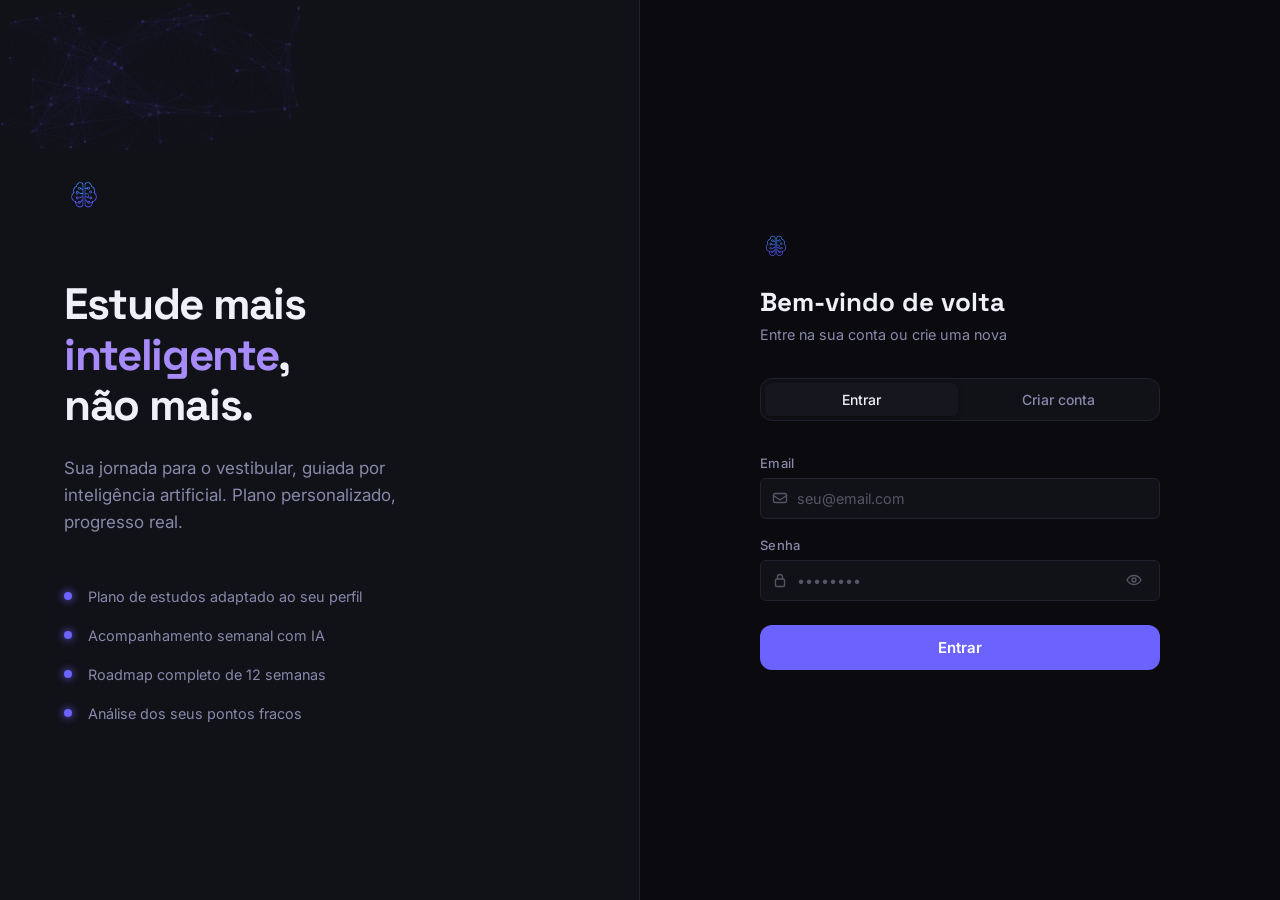
<file: index.html>
<!DOCTYPE html>
<html lang="pt-BR">
<head>
  <meta charset="UTF-8" />
  <meta name="viewport" content="width=device-width, initial-scale=1.0" />
  <title>StudyMind</title>
  <style>
    body {
      margin: 0;
      background: #0a0a0f;
      display: flex;
      align-items: center;
      justify-content: center;
      height: 100vh;
      font-family: 'Inter', sans-serif;
      color: #8888aa;
      font-size: 0.875rem;
      gap: 12px;
    }
    .spinner {
      width: 20px;
      height: 20px;
      border: 2px solid #22222e;
      border-top-color: #6c63ff;
      border-radius: 50%;
      animation: spin 0.7s linear infinite;
    }
    @keyframes spin { to { transform: rotate(360deg); } }
  </style>
</head>
<body>
  <div class="spinner"></div>
  <span>Carregando StudyMind...</span>

  <script src="./js/api.js"></script>
  <script src="./js/auth.js"></script>
  <script>
    (async () => {
      if (!Auth.isAuthenticated()) {
        window.location.href = '/login.html';
        return;
      }

      const usuarioId = Auth.getUsuarioId();

      try {
        const status = await API.get(`/onboarding/status/${usuarioId}`);
        if (status.onboardingConcluido) {
          window.location.href = '/dashboard.html';
        } else {
          window.location.href = '/chat.html';
        }
      } catch (err) {
        window.location.href = '/login.html';
      }
    })();
  </script>
</body>
</html>
</file>
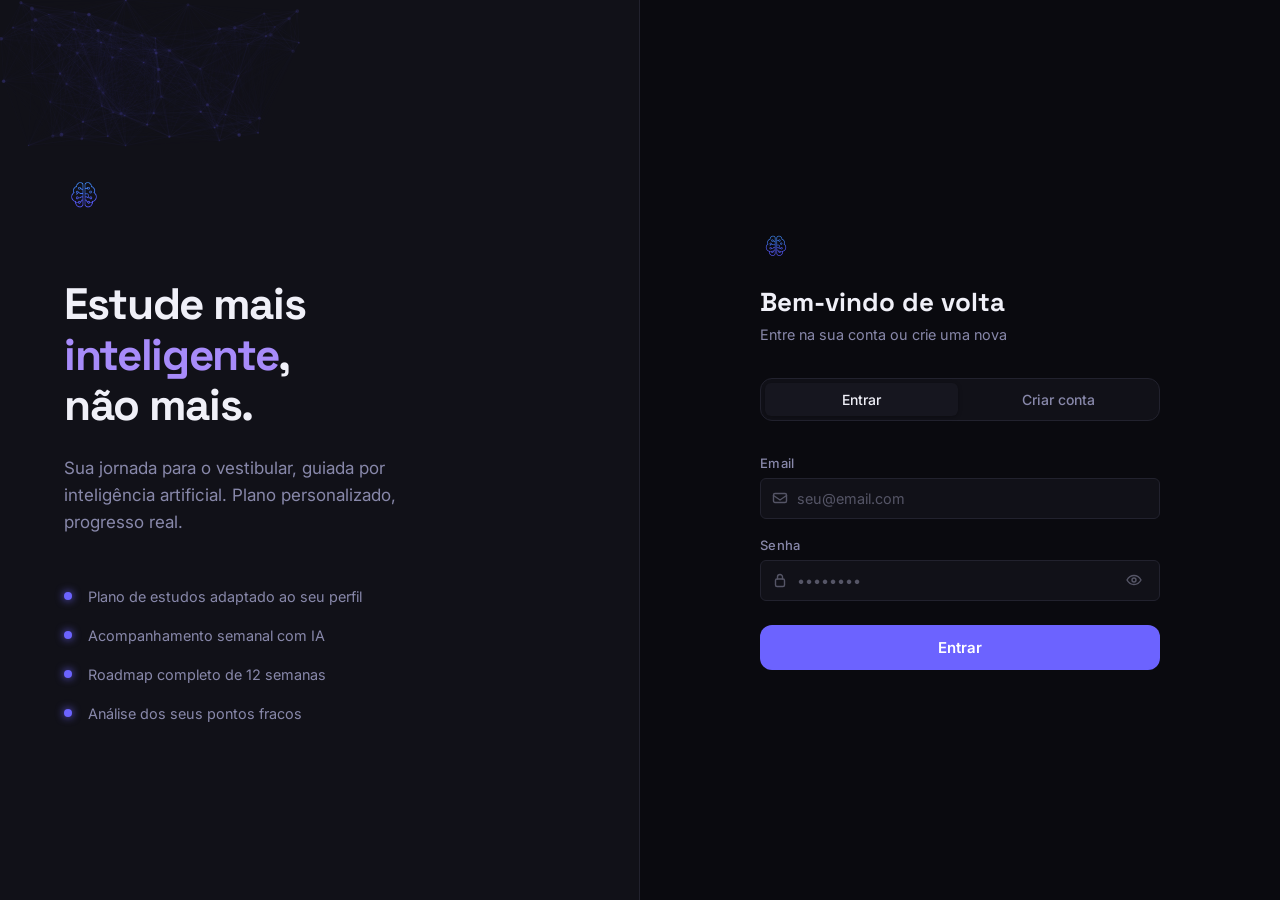
<file: aula.html>
<!DOCTYPE html>
<html lang="pt-BR">
<head>
  <meta charset="UTF-8" />
  <meta name="viewport" content="width=device-width, initial-scale=1.0" />
  <title>StudyMind — Aula</title>
  <link rel="stylesheet" href="./css/global.css" />
  <link rel="stylesheet" href="./css/dashboard.css" />
  <link rel="stylesheet" href="./css/aula.css" />
</head>
<body>

<div class="app-shell">

  <!-- ── Sidebar ── -->
  <aside class="sidebar">
    <div class="sidebar-logo">
      <img src="./img/logo-studymind.png" alt="StudyMind" height="32">
      <span class="sidebar-brand">StudyMind</span>
    </div>

    <div class="sidebar-divider"></div>

    <nav class="sidebar-nav">
      <a class="nav-item" href="./dashboard.html">
        <span class="nav-item-icon">
          <svg width="16" height="16" viewBox="0 0 16 16" fill="none" xmlns="http://www.w3.org/2000/svg">
            <rect x="1" y="9" width="4" height="6" rx="1" stroke="currentColor" stroke-width="1.4"/>
            <rect x="6" y="5" width="4" height="10" rx="1" stroke="currentColor" stroke-width="1.4"/>
            <rect x="11" y="1" width="4" height="14" rx="1" stroke="currentColor" stroke-width="1.4"/>
          </svg>
        </span>
        Dashboard
      </a>
      <a class="nav-item active" href="./roadmap.html">
        <span class="nav-item-icon">
          <svg width="16" height="16" viewBox="0 0 16 16" fill="none" xmlns="http://www.w3.org/2000/svg">
            <path d="M1 3l4 2 5-3 5 2v9l-5-2-5 3-4-2V3z" stroke="currentColor" stroke-width="1.4" stroke-linejoin="round"/>
            <line x1="5" y1="5" x2="5" y2="14" stroke="currentColor" stroke-width="1.4"/>
            <line x1="10" y1="2" x2="10" y2="11" stroke="currentColor" stroke-width="1.4"/>
          </svg>
        </span>
        Roadmap
      </a>
      <a class="nav-item" href="#">
        <span class="nav-item-icon">
          <svg width="16" height="16" viewBox="0 0 16 16" fill="none" xmlns="http://www.w3.org/2000/svg">
            <rect x="2" y="2" width="12" height="14" rx="1.5" stroke="currentColor" stroke-width="1.4"/>
            <line x1="5" y1="6" x2="11" y2="6" stroke="currentColor" stroke-width="1.4" stroke-linecap="round"/>
            <line x1="5" y1="9" x2="11" y2="9" stroke="currentColor" stroke-width="1.4" stroke-linecap="round"/>
            <line x1="5" y1="12" x2="9" y2="12" stroke="currentColor" stroke-width="1.4" stroke-linecap="round"/>
          </svg>
        </span>
        Matérias
      </a>
      <a class="nav-item" href="#">
        <span class="nav-item-icon">
          <svg width="16" height="16" viewBox="0 0 16 16" fill="none" xmlns="http://www.w3.org/2000/svg">
            <rect x="1.5" y="1.5" width="13" height="13" rx="2" stroke="currentColor" stroke-width="1.4"/>
            <path d="M5 8l2 2 4-4" stroke="currentColor" stroke-width="1.4" stroke-linecap="round" stroke-linejoin="round"/>
          </svg>
        </span>
        Tarefas
      </a>
    </nav>

    <div class="sidebar-footer">
      <div class="sidebar-user">
        <div class="sidebar-avatar" id="sidebar-avatar">U</div>
        <div class="sidebar-user-info">
          <div class="sidebar-user-name" id="sidebar-user-name">Usuário</div>
          <div class="sidebar-user-role">Estudante</div>
        </div>
      </div>
      <button class="btn-logout" onclick="Auth.logout()">Sair da conta</button>
    </div>
  </aside>

  <!-- ── Main content ── -->
  <main class="main-content">

    <!-- Back button -->
    <button class="aula-back" onclick="history.back()">← Voltar ao Roadmap</button>

    <!-- Loading -->
    <div id="aula-loading" class="aula-loading">
      <div class="spinner"></div>
      <span>Carregando conteúdo da aula...</span>
    </div>

    <!-- Content (hidden until loaded) -->
    <div id="aula-content" style="display:none;">

      <!-- Header -->
      <div class="aula-header fade-in-up">
        <div>
          <span class="aula-materia-badge" id="aula-materia-badge"></span>
          <span class="aula-nivel-badge" id="aula-nivel-badge"></span>
        </div>
        <h1 class="aula-title" id="aula-title">Carregando...</h1>
      </div>

      <!-- Content card -->
      <div class="aula-content-card fade-in-up">
        <div class="aula-content-text" id="aula-texto"></div>

        <div class="aula-recomendacoes" id="aula-recomendacoes">
          <div class="aula-recomendacoes-title">Recomendações de estudo</div>
          <ul class="aula-recomendacoes-list" id="aula-recomendacoes-list"></ul>
        </div>
      </div>

      <!-- Start questions button -->
      <button class="btn-iniciar" id="btn-iniciar" style="display:none;" onclick="iniciarQuestoes()">
        Iniciar Questões →
      </button>

      <!-- Questions area -->
      <div class="questoes-area" id="questoes-area">

        <!-- Progress -->
        <div class="questoes-progress" id="questoes-progress">
          <div class="questoes-progress-info">
            <span id="progress-label">0 de 0 respondidas</span>
          </div>
          <div class="questoes-progress-bar">
            <div class="questoes-progress-fill" id="questoes-progress-fill" style="width:0%"></div>
          </div>
        </div>

        <!-- Question card (rendered by JS) -->
        <div id="questao-card" class="questao-card"></div>

        <!-- Result screen -->
        <div class="resultado-screen" id="resultado-screen"></div>

      </div>

    </div>

  </main>
</div>

<script src="./js/api.js"></script>
<script src="./js/auth.js"></script>
<script src="./js/aula.js"></script>
</body>
</html>
</file>
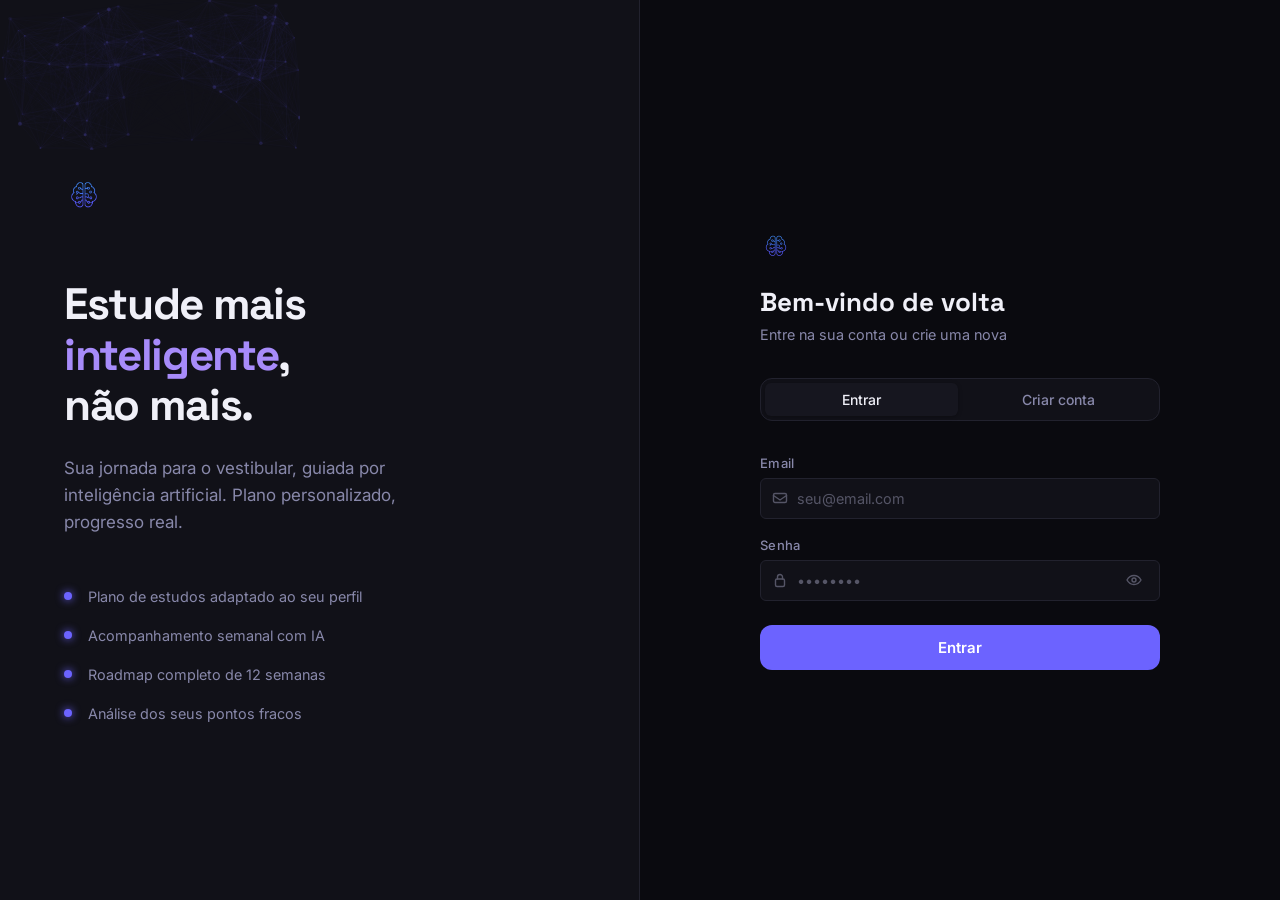
<file: chat.html>
<!DOCTYPE html>
<html lang="pt-BR">
<head>
  <meta charset="UTF-8" />
  <meta name="viewport" content="width=device-width, initial-scale=1.0" />
  <title>StudyMind — Configurando seu plano</title>
  <link rel="stylesheet" href="./css/global.css" />
  <link rel="stylesheet" href="./css/chat.css" />
</head>
<body>

<div class="chat-page">

  <!-- ── Header ── -->
  <header class="chat-header">
    <div class="chat-header-brand">
      <img src="./img/logo-studymind.png" alt="StudyMind" height="32">
    </div>

    <div class="chat-header-progress">
      <span class="progress-label">Configurando seu plano</span>
      <div class="progress-steps">
        <div class="progress-step done"></div>
        <div class="progress-step done"></div>
        <div class="progress-step active"></div>
        <div class="progress-step"></div>
      </div>
    </div>

    <div class="chat-header-actions">
      <button class="btn btn-ghost btn-sm" onclick="Auth.logout()">Sair</button>
    </div>
  </header>

  <!-- ── Messages ── -->
  <div class="chat-messages" id="chat-messages">
    <!-- Messages injected by JS -->
  </div>

  <!-- ── Input area ── -->
  <div class="chat-input-area">
    <div class="chat-input-wrapper">
      <textarea
        id="chat-input"
        class="chat-input"
        placeholder="Digite sua resposta..."
        rows="1"
      ></textarea>
      <button id="chat-send-btn" class="chat-send-btn" title="Enviar (Enter)">
        <svg width="18" height="18" viewBox="0 0 18 18" fill="none" xmlns="http://www.w3.org/2000/svg">
          <path d="M3 9h12M10 4l5 5-5 5" stroke="currentColor" stroke-width="1.6" stroke-linecap="round" stroke-linejoin="round"/>
        </svg>
      </button>
    </div>
    <p class="chat-input-hint">Pressione Enter para enviar · Shift+Enter para nova linha</p>
  </div>

</div>

<script src="./js/api.js"></script>
<script src="./js/auth.js"></script>
<script src="./js/chat.js"></script>
</body>
</html>
</file>
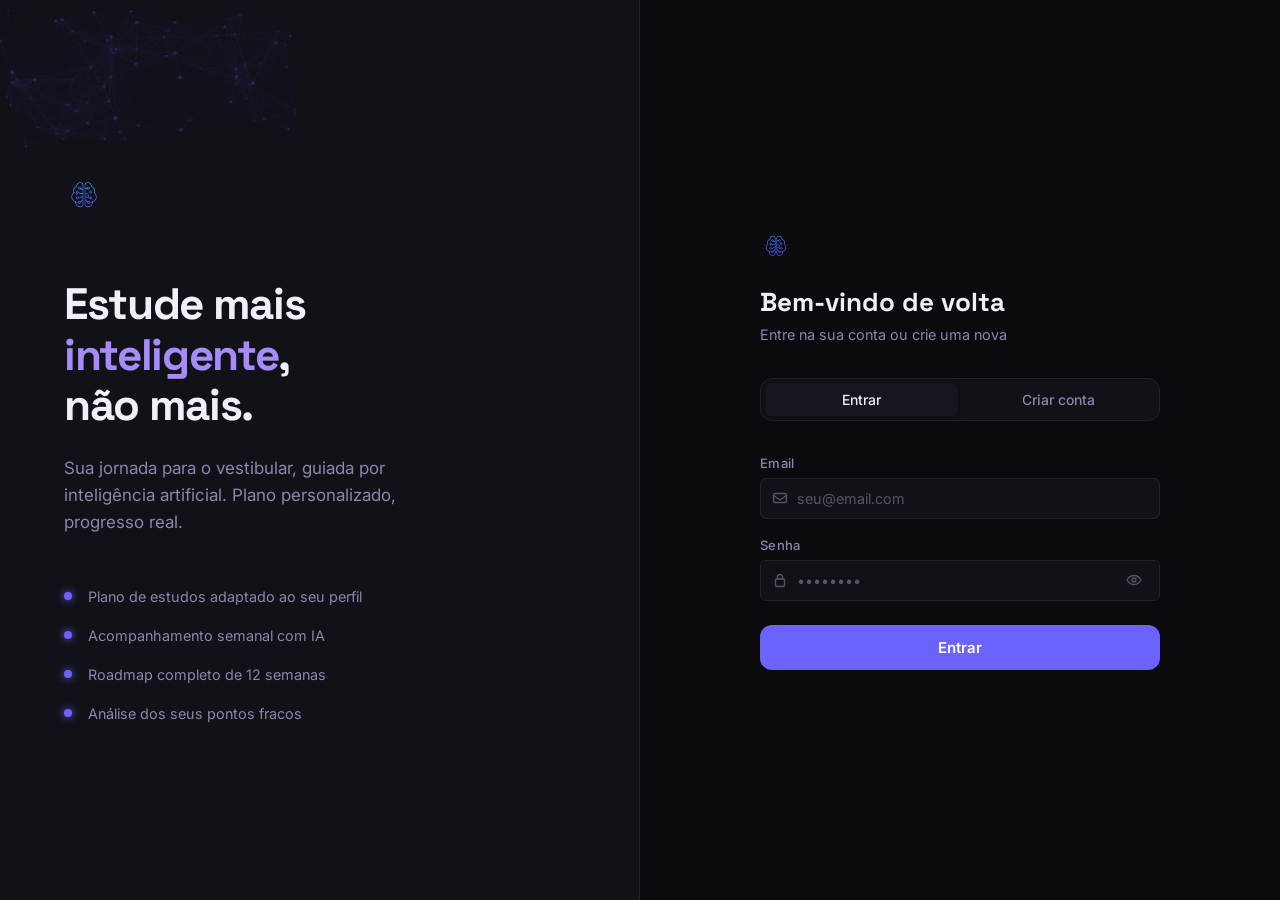
<file: dashboard.html>
<!DOCTYPE html>
<html lang="pt-BR">
<head>
  <meta charset="UTF-8" />
  <meta name="viewport" content="width=device-width, initial-scale=1.0" />
  <title>StudyMind — Dashboard</title>
  <link rel="stylesheet" href="./css/global.css" />
  <link rel="stylesheet" href="./css/dashboard.css" />
</head>
<body>

<div class="app-shell">

  <!-- ── Sidebar ── -->
  <aside class="sidebar">
    <div class="sidebar-logo">
      <img src="./img/logo-studymind.png" alt="StudyMind" height="32">
      <span class="sidebar-brand">StudyMind</span>
    </div>

    <div class="sidebar-divider"></div>

    <nav class="sidebar-nav">
      <a class="nav-item active" href="./dashboard.html">
        <span class="nav-item-icon">
          <svg width="16" height="16" viewBox="0 0 16 16" fill="none" xmlns="http://www.w3.org/2000/svg">
            <rect x="1" y="9" width="4" height="6" rx="1" stroke="currentColor" stroke-width="1.4"/>
            <rect x="6" y="5" width="4" height="10" rx="1" stroke="currentColor" stroke-width="1.4"/>
            <rect x="11" y="1" width="4" height="14" rx="1" stroke="currentColor" stroke-width="1.4"/>
          </svg>
        </span>
        Dashboard
      </a>
      <a class="nav-item" href="./roadmap.html">
        <span class="nav-item-icon">
          <svg width="16" height="16" viewBox="0 0 16 16" fill="none" xmlns="http://www.w3.org/2000/svg">
            <path d="M1 3l4 2 5-3 5 2v9l-5-2-5 3-4-2V3z" stroke="currentColor" stroke-width="1.4" stroke-linejoin="round"/>
            <line x1="5" y1="5" x2="5" y2="14" stroke="currentColor" stroke-width="1.4"/>
            <line x1="10" y1="2" x2="10" y2="11" stroke="currentColor" stroke-width="1.4"/>
          </svg>
        </span>
        Roadmap
      </a>
      <a class="nav-item" href="#">
        <span class="nav-item-icon">
          <svg width="16" height="16" viewBox="0 0 16 16" fill="none" xmlns="http://www.w3.org/2000/svg">
            <rect x="2" y="2" width="12" height="14" rx="1.5" stroke="currentColor" stroke-width="1.4"/>
            <line x1="5" y1="6" x2="11" y2="6" stroke="currentColor" stroke-width="1.4" stroke-linecap="round"/>
            <line x1="5" y1="9" x2="11" y2="9" stroke="currentColor" stroke-width="1.4" stroke-linecap="round"/>
            <line x1="5" y1="12" x2="9" y2="12" stroke="currentColor" stroke-width="1.4" stroke-linecap="round"/>
          </svg>
        </span>
        Matérias
      </a>
      <a class="nav-item" href="#">
        <span class="nav-item-icon">
          <svg width="16" height="16" viewBox="0 0 16 16" fill="none" xmlns="http://www.w3.org/2000/svg">
            <rect x="1.5" y="1.5" width="13" height="13" rx="2" stroke="currentColor" stroke-width="1.4"/>
            <path d="M5 8l2 2 4-4" stroke="currentColor" stroke-width="1.4" stroke-linecap="round" stroke-linejoin="round"/>
          </svg>
        </span>
        Tarefas
      </a>
    </nav>

    <div class="sidebar-footer">
      <div class="sidebar-user">
        <div class="sidebar-avatar" id="sidebar-avatar">U</div>
        <div class="sidebar-user-info">
          <div class="sidebar-user-name" id="sidebar-user-name">Usuário</div>
          <div class="sidebar-user-role">Estudante</div>
        </div>
      </div>
      <button class="btn-logout" onclick="Auth.logout()">Sair da conta</button>
    </div>
  </aside>

  <!-- ── Main content ── -->
  <main class="main-content">

    <!-- Header -->
    <div class="dashboard-header fade-in-up">
      <h1 class="greeting" id="greeting">Bom dia, Estudante</h1>
      <div class="dashboard-meta" id="dashboard-meta">
        <span class="meta-badge">Carregando...</span>
      </div>
    </div>

    <!-- Metrics row -->
    <div class="metrics-grid fade-in-up">

      <div class="card metric-card" id="metric-questoes">
        <div class="metric-header">
          <span class="metric-label">Total de Questões</span>
          <span class="metric-icon">
            <svg width="18" height="18" viewBox="0 0 18 18" fill="none" xmlns="http://www.w3.org/2000/svg">
              <rect x="3" y="2" width="12" height="14" rx="1.5" stroke="currentColor" stroke-width="1.4"/>
              <line x1="6" y1="6" x2="12" y2="6" stroke="currentColor" stroke-width="1.3" stroke-linecap="round"/>
              <line x1="6" y1="9" x2="12" y2="9" stroke="currentColor" stroke-width="1.3" stroke-linecap="round"/>
              <line x1="6" y1="12" x2="10" y2="12" stroke="currentColor" stroke-width="1.3" stroke-linecap="round"/>
            </svg>
          </span>
        </div>
        <div class="metric-value skeleton" style="width:80px;height:32px;border-radius:6px;">&nbsp;</div>
        <div class="metric-sub skeleton" style="width:100px;height:14px;border-radius:4px;margin-top:6px;">&nbsp;</div>
      </div>

      <div class="card metric-card" id="metric-acerto">
        <div class="metric-header">
          <span class="metric-label">Taxa de Acerto</span>
          <span class="metric-icon">
            <svg width="18" height="18" viewBox="0 0 18 18" fill="none" xmlns="http://www.w3.org/2000/svg">
              <circle cx="9" cy="9" r="7" stroke="currentColor" stroke-width="1.4"/>
              <circle cx="9" cy="9" r="4" stroke="currentColor" stroke-width="1.4"/>
              <circle cx="9" cy="9" r="1.5" fill="currentColor"/>
            </svg>
          </span>
        </div>
        <div class="metric-value skeleton" style="width:60px;height:32px;border-radius:6px;">&nbsp;</div>
        <div class="metric-sub skeleton" style="width:100px;height:14px;border-radius:4px;margin-top:6px;">&nbsp;</div>
      </div>

      <div class="card metric-card" id="metric-topicos">
        <div class="metric-header">
          <span class="metric-label">Tópicos Estudados</span>
          <span class="metric-icon">
            <svg width="18" height="18" viewBox="0 0 18 18" fill="none" xmlns="http://www.w3.org/2000/svg">
              <polyline points="2,14 6,9 10,11 16,4" stroke="currentColor" stroke-width="1.4" stroke-linecap="round" stroke-linejoin="round"/>
              <polyline points="12,4 16,4 16,8" stroke="currentColor" stroke-width="1.4" stroke-linecap="round" stroke-linejoin="round"/>
            </svg>
          </span>
        </div>
        <div class="metric-value skeleton" style="width:70px;height:32px;border-radius:6px;">&nbsp;</div>
        <div class="metric-sub skeleton" style="width:100px;height:14px;border-radius:4px;margin-top:6px;">&nbsp;</div>
      </div>

    </div>

    <!-- Content grid -->
    <div class="content-grid">

      <!-- Left: Tasks -->
      <div>
        <!-- Progress bar -->
        <div class="week-progress" id="week-progress">
          <div class="progress-info">
            <div class="progress-text">Progresso da semana</div>
            <div class="progress-nums" id="progress-nums">0 de 0 concluídas</div>
            <div class="progress-bar" style="margin-top:8px;">
              <div class="progress-fill" id="progress-fill" style="width:0%"></div>
            </div>
          </div>
          <div class="progress-pct" id="progress-pct">0%</div>
        </div>

        <!-- Tasks header -->
        <div class="section-header">
          <h2 class="section-title">Tarefas desta semana</h2>
          <span class="section-count" id="task-count">carregando...</span>
        </div>

        <!-- Tasks list -->
        <div class="tasks-list" id="tasks-list">
          <div class="skeleton task-skeleton"></div>
          <div class="skeleton task-skeleton"></div>
          <div class="skeleton task-skeleton"></div>
        </div>
      </div>

      <!-- Right column -->
      <div class="right-column">

        <!-- Weak topics -->
        <div class="topics-card">
          <div class="section-header">
            <h2 class="section-title">Tópicos para focar</h2>
            <span style="width:18px;height:18px;display:flex;align-items:center;color:var(--text-muted);">
              <svg width="16" height="16" viewBox="0 0 16 16" fill="none" xmlns="http://www.w3.org/2000/svg">
                <path d="M9 1L2 9h6l-1 6 7-8H8l1-6z" stroke="currentColor" stroke-width="1.4" stroke-linecap="round" stroke-linejoin="round"/>
              </svg>
            </span>
          </div>
          <div class="topics-list" id="topicos-list">
            <div class="skeleton" style="height:48px;border-radius:6px;"></div>
            <div class="skeleton" style="height:48px;border-radius:6px;"></div>
            <div class="skeleton" style="height:48px;border-radius:6px;"></div>
          </div>
        </div>

        <!-- Quick links -->
        <div class="quick-links">
          <div class="section-header">
            <h2 class="section-title">Acesso rápido</h2>
          </div>
          <a class="quick-link" href="./roadmap.html">
            <span class="quick-link-icon">
              <svg width="16" height="16" viewBox="0 0 16 16" fill="none" xmlns="http://www.w3.org/2000/svg">
                <path d="M1 3l4 2 5-3 5 2v9l-5-2-5 3-4-2V3z" stroke="currentColor" stroke-width="1.4" stroke-linejoin="round"/>
                <line x1="5" y1="5" x2="5" y2="14" stroke="currentColor" stroke-width="1.4"/>
                <line x1="10" y1="2" x2="10" y2="11" stroke="currentColor" stroke-width="1.4"/>
              </svg>
            </span>
            Ver roadmap completo
            <span class="quick-link-arrow">→</span>
          </a>
          <button class="quick-link" onclick="window.location.reload()">
            <span class="quick-link-icon">
              <svg width="16" height="16" viewBox="0 0 16 16" fill="none" xmlns="http://www.w3.org/2000/svg">
                <path d="M13 2.5A7 7 0 1114.5 9" stroke="currentColor" stroke-width="1.4" stroke-linecap="round"/>
                <polyline points="12,1 14,3.5 11.5,5.5" stroke="currentColor" stroke-width="1.4" stroke-linecap="round" stroke-linejoin="round"/>
              </svg>
            </span>
            Atualizar dados
            <span class="quick-link-arrow">→</span>
          </button>
          <button class="quick-link" onclick="Auth.logout()">
            <span class="quick-link-icon">
              <svg width="16" height="16" viewBox="0 0 16 16" fill="none" xmlns="http://www.w3.org/2000/svg">
                <path d="M10 11v2.5A1.5 1.5 0 018.5 15h-5A1.5 1.5 0 012 13.5v-11A1.5 1.5 0 013.5 1h5A1.5 1.5 0 0110 2.5V5" stroke="currentColor" stroke-width="1.4" stroke-linecap="round"/>
                <line x1="7" y1="8" x2="14" y2="8" stroke="currentColor" stroke-width="1.4" stroke-linecap="round"/>
                <polyline points="12,6 14,8 12,10" stroke="currentColor" stroke-width="1.4" stroke-linecap="round" stroke-linejoin="round"/>
              </svg>
            </span>
            Sair da conta
            <span class="quick-link-arrow">→</span>
          </button>
        </div>

      </div>
    </div>

  </main>
</div>

<script src="./js/api.js"></script>
<script src="./js/auth.js"></script>
<script src="./js/utils.js"></script>
<script src="./js/dashboard.js"></script>
</body>
</html>
</file>
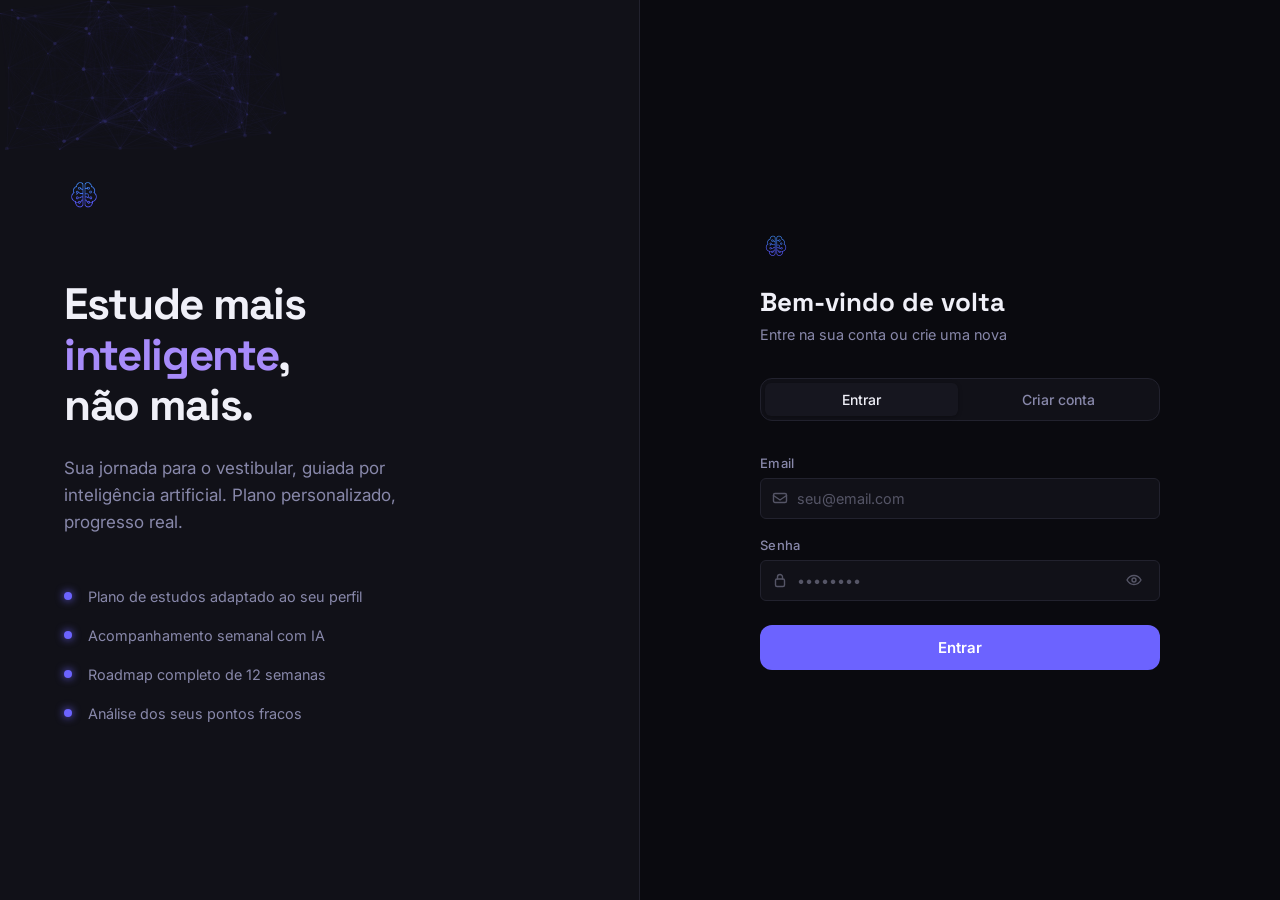
<file: login.html>
<!DOCTYPE html>
<html lang="pt-BR">
<head>
  <meta charset="UTF-8" />
  <meta name="viewport" content="width=device-width, initial-scale=1.0" />
  <title>StudyMind — Entrar</title>
  <link rel="stylesheet" href="./css/global.css" />
  <link rel="stylesheet" href="./css/login.css" />
</head>
<body>

<div class="login-page">

  <!-- ── Left: Branding ── -->
  <div class="login-branding">
    <canvas id="particles-canvas" class="branding-canvas"></canvas>

    <div class="branding-content fade-in-up">
      <div class="branding-logo">
        <img src="./img/logo-studymind.png" alt="StudyMind" height="40">
      </div>

      <h1 class="branding-headline">
        Estude mais<br />
        <span>inteligente</span>,<br />
        não mais.
      </h1>

      <p class="branding-tagline">
        Sua jornada para o vestibular, guiada por inteligência artificial.
        Plano personalizado, progresso real.
      </p>

      <div class="branding-features">
        <div class="branding-feature">
          <span class="feature-dot"></span>
          Plano de estudos adaptado ao seu perfil
        </div>
        <div class="branding-feature">
          <span class="feature-dot"></span>
          Acompanhamento semanal com IA
        </div>
        <div class="branding-feature">
          <span class="feature-dot"></span>
          Roadmap completo de 12 semanas
        </div>
        <div class="branding-feature">
          <span class="feature-dot"></span>
          Análise dos seus pontos fracos
        </div>
      </div>
    </div>
  </div>

  <!-- ── Right: Form ── -->
  <div class="login-form-panel">
    <div class="login-form-container fade-in-up">

      <div class="login-form-header">
        <div class="branding-logo" style="margin-bottom: var(--space-lg);">
          <img src="./img/logo-studymind.png" alt="StudyMind" height="32">
        </div>
        <h2 class="login-form-title">Bem-vindo de volta</h2>
        <p class="login-form-subtitle">Entre na sua conta ou crie uma nova</p>
      </div>

      <!-- Tab switcher -->
      <div class="form-tabs">
        <button class="form-tab active" data-tab="login">Entrar</button>
        <button class="form-tab" data-tab="register">Criar conta</button>
      </div>

      <!-- ── Login form ── -->
      <form class="auth-form active" id="login-form" novalidate>
        <div id="login-alert" class="form-alert"></div>

        <div class="form-group">
          <label class="form-label" for="login-email">Email</label>
          <div class="input-wrapper">
            <span class="input-icon">
              <svg width="16" height="16" viewBox="0 0 16 16" fill="none" xmlns="http://www.w3.org/2000/svg">
                <rect x="1.5" y="3.5" width="13" height="9" rx="1.5" stroke="currentColor" stroke-width="1.4"/>
                <path d="M1.5 5.5l6.5 4.5 6.5-4.5" stroke="currentColor" stroke-width="1.4" stroke-linecap="round"/>
              </svg>
            </span>
            <input
              class="form-input"
              type="email"
              id="login-email"
              placeholder="seu@email.com"
              autocomplete="email"
              required
            />
          </div>
          <span class="form-error" id="login-email-error"></span>
        </div>

        <div class="form-group">
          <label class="form-label" for="login-senha">Senha</label>
          <div class="input-wrapper">
            <span class="input-icon">
              <svg width="16" height="16" viewBox="0 0 16 16" fill="none" xmlns="http://www.w3.org/2000/svg">
                <rect x="3.5" y="7" width="9" height="7.5" rx="1.5" stroke="currentColor" stroke-width="1.4"/>
                <path d="M5.5 7V5a2.5 2.5 0 015 0v2" stroke="currentColor" stroke-width="1.4" stroke-linecap="round"/>
              </svg>
            </span>
            <input
              class="form-input"
              type="password"
              id="login-senha"
              placeholder="••••••••"
              autocomplete="current-password"
              required
            />
            <button type="button" class="input-action" id="toggle-login-senha" title="Mostrar senha">
              <svg width="16" height="16" viewBox="0 0 16 16" fill="none" xmlns="http://www.w3.org/2000/svg">
                <path d="M1 8c0 0 2.5-4.5 7-4.5S15 8 15 8s-2.5 4.5-7 4.5S1 8 1 8z" stroke="currentColor" stroke-width="1.4"/>
                <circle cx="8" cy="8" r="2" stroke="currentColor" stroke-width="1.4"/>
              </svg>
            </button>
          </div>
          <span class="form-error" id="login-senha-error"></span>
        </div>

        <button type="submit" class="btn btn-primary btn-submit" id="login-submit">
          Entrar
        </button>
      </form>

      <!-- ── Register form ── -->
      <form class="auth-form" id="register-form" novalidate>
        <div id="register-alert" class="form-alert"></div>

        <div class="form-group">
          <label class="form-label" for="register-nome">Nome completo</label>
          <div class="input-wrapper">
            <span class="input-icon">
              <svg width="16" height="16" viewBox="0 0 16 16" fill="none" xmlns="http://www.w3.org/2000/svg">
                <circle cx="8" cy="5" r="2.5" stroke="currentColor" stroke-width="1.4"/>
                <path d="M2 14c0-3.314 2.686-5.5 6-5.5s6 2.186 6 5.5" stroke="currentColor" stroke-width="1.4" stroke-linecap="round"/>
              </svg>
            </span>
            <input
              class="form-input"
              type="text"
              id="register-nome"
              placeholder="Seu nome"
              autocomplete="name"
              required
            />
          </div>
          <span class="form-error" id="register-nome-error"></span>
        </div>

        <div class="form-group">
          <label class="form-label" for="register-email">Email</label>
          <div class="input-wrapper">
            <span class="input-icon">
              <svg width="16" height="16" viewBox="0 0 16 16" fill="none" xmlns="http://www.w3.org/2000/svg">
                <rect x="1.5" y="3.5" width="13" height="9" rx="1.5" stroke="currentColor" stroke-width="1.4"/>
                <path d="M1.5 5.5l6.5 4.5 6.5-4.5" stroke="currentColor" stroke-width="1.4" stroke-linecap="round"/>
              </svg>
            </span>
            <input
              class="form-input"
              type="email"
              id="register-email"
              placeholder="seu@email.com"
              autocomplete="email"
              required
            />
          </div>
          <span class="form-error" id="register-email-error"></span>
        </div>

        <div class="form-group">
          <label class="form-label" for="register-senha">Senha</label>
          <div class="input-wrapper">
            <span class="input-icon">
              <svg width="16" height="16" viewBox="0 0 16 16" fill="none" xmlns="http://www.w3.org/2000/svg">
                <rect x="3.5" y="7" width="9" height="7.5" rx="1.5" stroke="currentColor" stroke-width="1.4"/>
                <path d="M5.5 7V5a2.5 2.5 0 015 0v2" stroke="currentColor" stroke-width="1.4" stroke-linecap="round"/>
              </svg>
            </span>
            <input
              class="form-input"
              type="password"
              id="register-senha"
              placeholder="Mínimo 8 caracteres"
              autocomplete="new-password"
              required
            />
            <button type="button" class="input-action" id="toggle-register-senha" title="Mostrar senha">
              <svg width="16" height="16" viewBox="0 0 16 16" fill="none" xmlns="http://www.w3.org/2000/svg">
                <path d="M1 8c0 0 2.5-4.5 7-4.5S15 8 15 8s-2.5 4.5-7 4.5S1 8 1 8z" stroke="currentColor" stroke-width="1.4"/>
                <circle cx="8" cy="8" r="2" stroke="currentColor" stroke-width="1.4"/>
              </svg>
            </button>
          </div>
          <span class="form-error" id="register-senha-error"></span>
        </div>

        <button type="submit" class="btn btn-primary btn-submit" id="register-submit">
          Criar conta
        </button>
      </form>

    </div>
  </div>

</div>

<script src="./js/api.js"></script>
<script src="./js/auth.js"></script>
<script src="./js/login.js"></script>
</body>
</html>
</file>
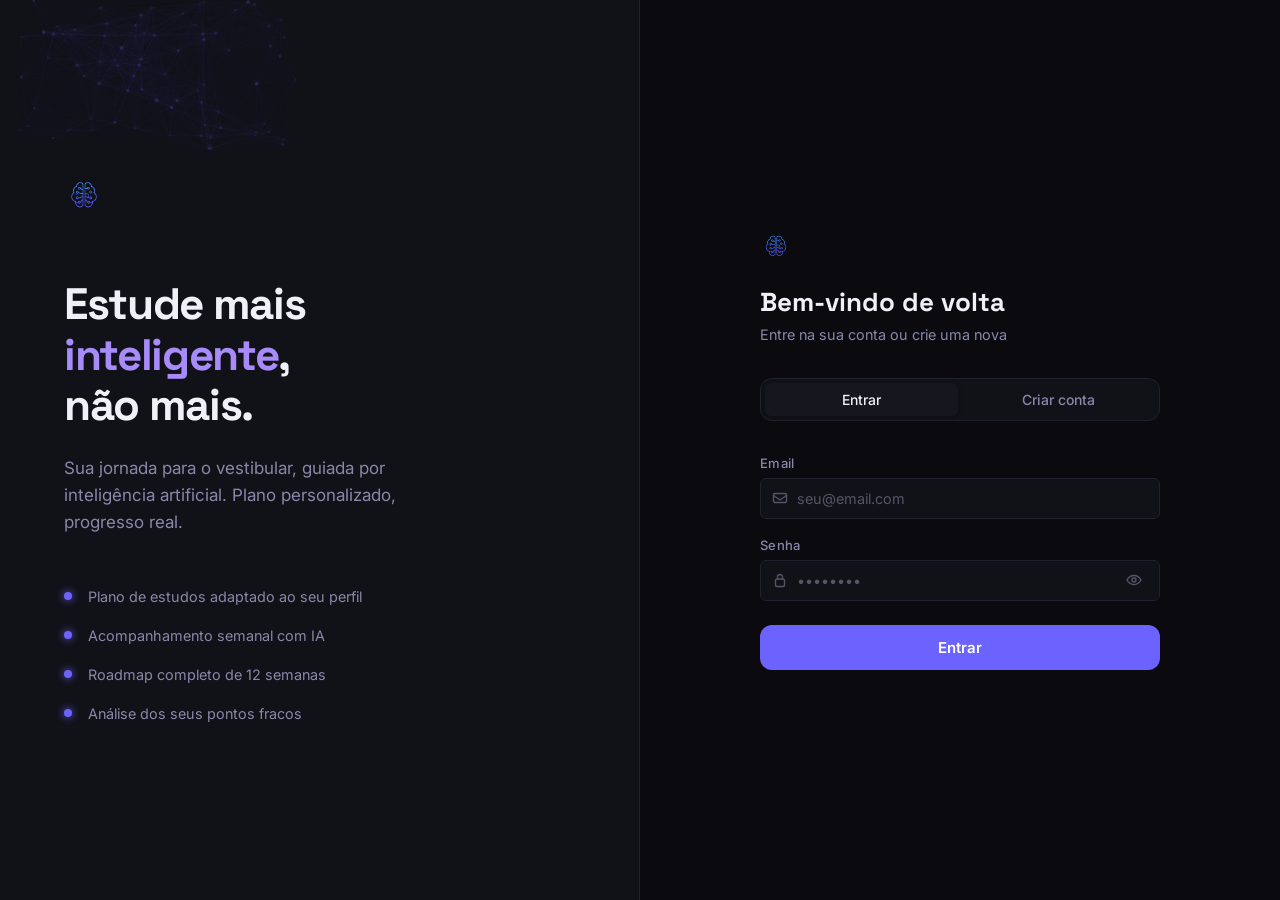
<file: roadmap.html>
<!DOCTYPE html>
<html lang="pt-BR">
<head>
  <meta charset="UTF-8" />
  <meta name="viewport" content="width=device-width, initial-scale=1.0" />
  <title>StudyMind — Roadmap</title>
  <link rel="stylesheet" href="./css/global.css" />
  <link rel="stylesheet" href="./css/dashboard.css" />
  <link rel="stylesheet" href="./css/roadmap.css" />
</head>
<body>

<div class="app-shell">

  <!-- ── Sidebar (same as dashboard) ── -->
  <aside class="sidebar">
    <div class="sidebar-logo">
      <img src="./img/logo-studymind.png" alt="StudyMind" height="32">
      <span class="sidebar-brand">StudyMind</span>
    </div>

    <div class="sidebar-divider"></div>

    <nav class="sidebar-nav">
      <a class="nav-item" href="./dashboard.html">
        <span class="nav-item-icon">
          <svg width="16" height="16" viewBox="0 0 16 16" fill="none" xmlns="http://www.w3.org/2000/svg">
            <rect x="1" y="9" width="4" height="6" rx="1" stroke="currentColor" stroke-width="1.4"/>
            <rect x="6" y="5" width="4" height="10" rx="1" stroke="currentColor" stroke-width="1.4"/>
            <rect x="11" y="1" width="4" height="14" rx="1" stroke="currentColor" stroke-width="1.4"/>
          </svg>
        </span>
        Dashboard
      </a>
      <a class="nav-item active" href="./roadmap.html">
        <span class="nav-item-icon">
          <svg width="16" height="16" viewBox="0 0 16 16" fill="none" xmlns="http://www.w3.org/2000/svg">
            <path d="M1 3l4 2 5-3 5 2v9l-5-2-5 3-4-2V3z" stroke="currentColor" stroke-width="1.4" stroke-linejoin="round"/>
            <line x1="5" y1="5" x2="5" y2="14" stroke="currentColor" stroke-width="1.4"/>
            <line x1="10" y1="2" x2="10" y2="11" stroke="currentColor" stroke-width="1.4"/>
          </svg>
        </span>
        Roadmap
      </a>
      <a class="nav-item" href="#">
        <span class="nav-item-icon">
          <svg width="16" height="16" viewBox="0 0 16 16" fill="none" xmlns="http://www.w3.org/2000/svg">
            <rect x="2" y="2" width="12" height="14" rx="1.5" stroke="currentColor" stroke-width="1.4"/>
            <line x1="5" y1="6" x2="11" y2="6" stroke="currentColor" stroke-width="1.4" stroke-linecap="round"/>
            <line x1="5" y1="9" x2="11" y2="9" stroke="currentColor" stroke-width="1.4" stroke-linecap="round"/>
            <line x1="5" y1="12" x2="9" y2="12" stroke="currentColor" stroke-width="1.4" stroke-linecap="round"/>
          </svg>
        </span>
        Matérias
      </a>
      <a class="nav-item" href="#">
        <span class="nav-item-icon">
          <svg width="16" height="16" viewBox="0 0 16 16" fill="none" xmlns="http://www.w3.org/2000/svg">
            <rect x="1.5" y="1.5" width="13" height="13" rx="2" stroke="currentColor" stroke-width="1.4"/>
            <path d="M5 8l2 2 4-4" stroke="currentColor" stroke-width="1.4" stroke-linecap="round" stroke-linejoin="round"/>
          </svg>
        </span>
        Tarefas
      </a>
    </nav>

    <div class="sidebar-footer">
      <div class="sidebar-user">
        <div class="sidebar-avatar" id="sidebar-avatar">U</div>
        <div class="sidebar-user-info">
          <div class="sidebar-user-name" id="sidebar-user-name">Usuário</div>
          <div class="sidebar-user-role">Estudante</div>
        </div>
      </div>
      <button class="btn-logout" onclick="Auth.logout()">Sair da conta</button>
    </div>
  </aside>

  <!-- ── Main content ── -->
  <main class="main-content">

    <div class="roadmap-header fade-in-up">
      <h1 class="roadmap-title">Seu Roadmap de Estudos</h1>
      <p class="roadmap-subtitle" id="roadmap-meta">Carregando plano...</p>
    </div>

    <!-- Timeline renders here -->
    <div id="roadmap-container"></div>

  </main>
</div>

<script src="./js/api.js"></script>
<script src="./js/auth.js"></script>
<script src="./js/utils.js"></script>
<script src="./js/roadmap.js"></script>
</body>
</html>
</file>
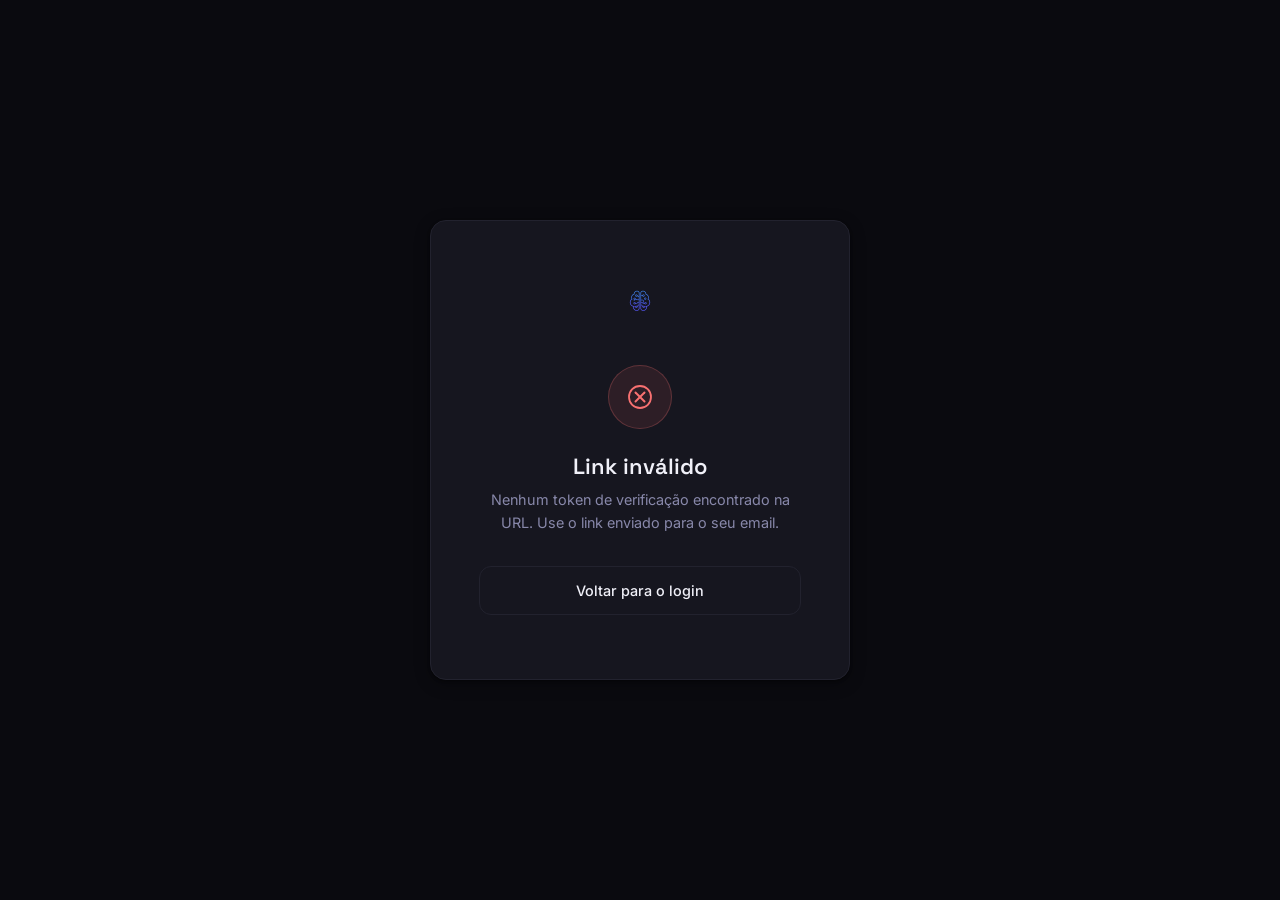
<file: verificar.html>
<!DOCTYPE html>
<html lang="pt-BR">
<head>
  <meta charset="UTF-8" />
  <meta name="viewport" content="width=device-width, initial-scale=1.0" />
  <title>StudyMind — Verificar Email</title>
  <link rel="stylesheet" href="./css/global.css" />
  <style>
    .verify-page {
      min-height: 100vh;
      display: flex;
      align-items: center;
      justify-content: center;
      padding: var(--space-lg);
      background: var(--bg-primary);
    }

    .verify-card {
      background: var(--bg-card);
      border: 1px solid var(--border);
      border-radius: var(--radius-lg);
      padding: var(--space-3xl) var(--space-2xl);
      box-shadow: var(--shadow-card);
      width: 100%;
      max-width: 420px;
      text-align: center;
      animation: scaleIn 0.35s ease forwards;
    }

    @keyframes scaleIn {
      from { opacity: 0; transform: scale(0.96) translateY(8px); }
      to   { opacity: 1; transform: scale(1)    translateY(0);   }
    }

    .verify-logo {
      display: inline-flex;
      align-items: center;
      gap: var(--space-sm);
      margin-bottom: var(--space-2xl);
      text-decoration: none;
    }

    .verify-logo-icon {
      width: 32px;
      height: 32px;
      background: var(--accent-glow);
      border: 1px solid var(--border-accent);
      border-radius: var(--radius-sm);
      display: flex;
      align-items: center;
      justify-content: center;
      color: var(--accent-primary);
    }

    .verify-logo-text {
      font-family: var(--font-display);
      font-weight: 600;
      font-size: 1rem;
      color: var(--text-primary);
    }

    .status-icon {
      width: 64px;
      height: 64px;
      border-radius: 50%;
      display: flex;
      align-items: center;
      justify-content: center;
      margin: 0 auto var(--space-lg);
    }

    .status-icon.loading {
      background: var(--accent-glow);
      border: 1px solid var(--border-accent);
    }

    .status-icon.success {
      background: rgba(52, 211, 153, 0.1);
      border: 1px solid rgba(52, 211, 153, 0.25);
    }

    .status-icon.error {
      background: rgba(248, 113, 113, 0.1);
      border: 1px solid rgba(248, 113, 113, 0.25);
    }

    .status-icon .spinner {
      width: 28px;
      height: 28px;
      border-width: 2.5px;
    }

    .verify-title {
      font-family: var(--font-display);
      font-size: 1.375rem;
      font-weight: 600;
      color: var(--text-primary);
      margin-bottom: var(--space-sm);
    }

    .verify-subtitle {
      font-size: 0.9rem;
      color: var(--text-secondary);
      line-height: 1.6;
      margin-bottom: var(--space-xl);
    }

    .state-panel {
      display: none;
    }

    .state-panel.active {
      display: block;
      animation: fadeIn 0.3s ease forwards;
    }

    .btn-verify {
      width: 100%;
      padding: 12px;
      font-size: 0.9rem;
    }

    @media (max-width: 480px) {
      .verify-card {
        padding: var(--space-2xl) var(--space-lg);
      }
    }
  </style>
</head>
<body>

<div class="verify-page">
  <div class="verify-card">

    <a href="./login.html" class="verify-logo">
      <img src="./img/logo-studymind.png" alt="StudyMind" height="32">
    </a>

    <!-- Estado: carregando -->
    <div class="state-panel active" id="state-loading">
      <div class="status-icon loading">
        <div class="spinner"></div>
      </div>
      <h2 class="verify-title">Verificando seu email…</h2>
      <p class="verify-subtitle">Aguarde enquanto confirmamos sua conta.</p>
    </div>

    <!-- Estado: sucesso -->
    <div class="state-panel" id="state-success">
      <div class="status-icon success">
        <svg width="28" height="28" viewBox="0 0 28 28" fill="none" xmlns="http://www.w3.org/2000/svg">
          <circle cx="14" cy="14" r="11" stroke="#34d399" stroke-width="1.8"/>
          <path d="M9 14l3.5 3.5 6.5-7" stroke="#34d399" stroke-width="2" stroke-linecap="round" stroke-linejoin="round"/>
        </svg>
      </div>
      <h2 class="verify-title">Email verificado!</h2>
      <p class="verify-subtitle">Sua conta foi ativada com sucesso. Agora você pode entrar na plataforma.</p>
      <a href="./login.html" class="btn btn-primary btn-verify">Ir para o login</a>
    </div>

    <!-- Estado: erro -->
    <div class="state-panel" id="state-error">
      <div class="status-icon error">
        <svg width="28" height="28" viewBox="0 0 28 28" fill="none" xmlns="http://www.w3.org/2000/svg">
          <circle cx="14" cy="14" r="11" stroke="#f87171" stroke-width="1.8"/>
          <line x1="9.5" y1="9.5" x2="18.5" y2="18.5" stroke="#f87171" stroke-width="2" stroke-linecap="round"/>
          <line x1="18.5" y1="9.5" x2="9.5" y2="18.5" stroke="#f87171" stroke-width="2" stroke-linecap="round"/>
        </svg>
      </div>
      <h2 class="verify-title" id="error-title">Verificação falhou</h2>
      <p class="verify-subtitle" id="error-message">Não foi possível verificar seu email.</p>
      <a href="./login.html" class="btn btn-secondary btn-verify">Voltar para o login</a>
    </div>

  </div>
</div>

<script src="./js/api.js"></script>
<script>
  (async () => {
    const params = new URLSearchParams(window.location.search);
    const token = params.get('token');

    function showState(id) {
      document.querySelectorAll('.state-panel').forEach(p => p.classList.remove('active'));
      document.getElementById(id).classList.add('active');
    }

    function showError(title, message) {
      document.getElementById('error-title').textContent = title;
      document.getElementById('error-message').textContent = message;
      showState('state-error');
    }

    if (!token) {
      showError(
        'Link inválido',
        'Nenhum token de verificação encontrado na URL. Use o link enviado para o seu email.'
      );
      return;
    }

    try {
      const response = await fetch(`${API.baseURL}/auth/verificar?token=${encodeURIComponent(token)}`);
      const text = await response.text();

      if (response.ok) {
        showState('state-success');
        return;
      }

      const lower = text.toLowerCase();
      if (lower.includes('expirado') || lower.includes('expired')) {
        showError(
          'Token expirado',
          'O link de verificação expirou. Solicite um novo link pelo suporte.'
        );
      } else if (
        lower.includes('inválido') || lower.includes('invalido') ||
        lower.includes('invalid') || lower.includes('não encontrado') ||
        lower.includes('not found')
      ) {
        showError(
          'Token inválido',
          'O link de verificação não é válido. Verifique se você copiou o link corretamente.'
        );
      } else {
        showError(
          'Erro na verificação',
          text || 'Ocorreu um erro inesperado. Tente novamente mais tarde.'
        );
      }
    } catch {
      showError(
        'Erro de conexão',
        'Não foi possível conectar ao servidor. Verifique sua conexão e tente novamente.'
      );
    }
  })();
</script>
</body>
</html>
</file>
<file: css/global.css>
@import url('https://fonts.googleapis.com/css2?family=Space+Grotesk:wght@300;400;500;600;700&family=Inter:wght@300;400;500;600&family=JetBrains+Mono:wght@400;500&display=swap');
@import './variables.css';

/* Reset */
*, *::before, *::after {
  box-sizing: border-box;
  margin: 0;
  padding: 0;
}

html {
  font-size: 16px;
  -webkit-font-smoothing: antialiased;
  -moz-osx-font-smoothing: grayscale;
}

body {
  font-family: var(--font-body);
  background-color: var(--bg-primary);
  color: var(--text-primary);
  line-height: 1.6;
  min-height: 100vh;
}

/* Scrollbar */
::-webkit-scrollbar {
  width: 6px;
  height: 6px;
}
::-webkit-scrollbar-track {
  background: var(--bg-secondary);
}
::-webkit-scrollbar-thumb {
  background: var(--border);
  border-radius: var(--radius-full);
}
::-webkit-scrollbar-thumb:hover {
  background: var(--text-muted);
}

/* Typography */
h1, h2, h3, h4, h5, h6 {
  font-family: var(--font-display);
  font-weight: 600;
  line-height: 1.25;
  color: var(--text-primary);
}

h1 { font-size: 2.25rem; }
h2 { font-size: 1.75rem; }
h3 { font-size: 1.375rem; }
h4 { font-size: 1.125rem; }

p { color: var(--text-secondary); }

a {
  color: var(--accent-secondary);
  text-decoration: none;
  transition: color var(--transition);
}
a:hover { color: var(--accent-primary); }

/* Buttons */
.btn {
  display: inline-flex;
  align-items: center;
  justify-content: center;
  gap: var(--space-sm);
  padding: 10px 20px;
  border: none;
  border-radius: var(--radius-md);
  font-family: var(--font-body);
  font-size: 0.9rem;
  font-weight: 500;
  cursor: pointer;
  transition: all var(--transition);
  white-space: nowrap;
  position: relative;
  overflow: hidden;
}

.btn:disabled {
  opacity: 0.5;
  cursor: not-allowed;
}

.btn-primary {
  background: var(--accent-primary);
  color: #fff;
}
.btn-primary:hover:not(:disabled) {
  background: #7b73ff;
  box-shadow: var(--shadow-accent);
  transform: translateY(-1px);
}
.btn-primary:active:not(:disabled) {
  transform: translateY(0);
}

.btn-secondary {
  background: var(--bg-card);
  color: var(--text-primary);
  border: 1px solid var(--border);
}
.btn-secondary:hover:not(:disabled) {
  background: var(--bg-hover);
  border-color: var(--border-accent);
}

.btn-ghost {
  background: transparent;
  color: var(--text-secondary);
  border: 1px solid var(--border);
}
.btn-ghost:hover:not(:disabled) {
  color: var(--text-primary);
  border-color: var(--border-accent);
  background: var(--bg-hover);
}

.btn-danger {
  background: rgba(248, 113, 113, 0.1);
  color: var(--danger);
  border: 1px solid rgba(248, 113, 113, 0.2);
}
.btn-danger:hover:not(:disabled) {
  background: rgba(248, 113, 113, 0.2);
}

.btn-sm {
  padding: 6px 14px;
  font-size: 0.8125rem;
  border-radius: var(--radius-sm);
}

.btn-lg {
  padding: 14px 28px;
  font-size: 1rem;
  border-radius: var(--radius-md);
}

.btn-full {
  width: 100%;
}

/* Loading spinner in button */
.btn .spinner {
  width: 16px;
  height: 16px;
  border: 2px solid rgba(255, 255, 255, 0.3);
  border-top-color: #fff;
  border-radius: 50%;
  animation: spin 0.7s linear infinite;
}

/* Cards */
.card {
  background: var(--bg-card);
  border: 1px solid var(--border);
  border-radius: var(--radius-md);
  padding: var(--space-lg);
  box-shadow: var(--shadow-card);
}

.card-accent {
  border-color: var(--border-accent);
}

/* Form inputs */
.form-group {
  display: flex;
  flex-direction: column;
  gap: var(--space-xs);
}

.form-label {
  font-size: 0.8125rem;
  font-weight: 500;
  color: var(--text-secondary);
  letter-spacing: 0.02em;
}

.form-input {
  background: var(--bg-secondary);
  border: 1px solid var(--border);
  border-radius: var(--radius-sm);
  padding: 11px 14px;
  color: var(--text-primary);
  font-family: var(--font-body);
  font-size: 0.9rem;
  transition: border-color var(--transition), box-shadow var(--transition);
  outline: none;
  width: 100%;
}

.form-input::placeholder {
  color: var(--text-muted);
}

.form-input:hover {
  border-color: var(--text-muted);
}

.form-input:focus {
  background: var(--bg-secondary);
  border-color: var(--accent-primary);
  box-shadow: 0 0 0 3px var(--accent-glow);
}

.form-input.error {
  border-color: var(--danger);
  box-shadow: 0 0 0 3px rgba(248, 113, 113, 0.1);
}

.form-input:-webkit-autofill,
.form-input:-webkit-autofill:hover,
.form-input:-webkit-autofill:focus,
.form-input:-webkit-autofill:active {
  -webkit-box-shadow: 0 0 0 1000px var(--bg-secondary) inset !important;
  -webkit-text-fill-color: var(--text-primary) !important;
  caret-color: var(--text-primary);
  transition: background-color 5000s ease-in-out 0s;
  border-color: var(--border) !important;
}

.form-error {
  font-size: 0.78rem;
  color: var(--danger);
  display: none;
}

.form-error.visible {
  display: block;
}

/* Badge */
.badge {
  display: inline-flex;
  align-items: center;
  padding: 2px 8px;
  border-radius: var(--radius-full);
  font-size: 0.72rem;
  font-weight: 600;
  letter-spacing: 0.04em;
  text-transform: uppercase;
}

.badge-accent {
  background: var(--accent-glow);
  color: var(--accent-secondary);
  border: 1px solid var(--border-accent);
}

.badge-success {
  background: rgba(52, 211, 153, 0.1);
  color: var(--success);
  border: 1px solid rgba(52, 211, 153, 0.2);
}

.badge-warning {
  background: rgba(251, 191, 36, 0.1);
  color: var(--warning);
  border: 1px solid rgba(251, 191, 36, 0.2);
}

/* Toast notifications */
.toast-container {
  position: fixed;
  top: var(--space-lg);
  right: var(--space-lg);
  z-index: var(--z-toast);
  display: flex;
  flex-direction: column;
  gap: var(--space-sm);
  pointer-events: none;
}

.toast {
  background: var(--bg-card);
  border: 1px solid var(--border);
  border-radius: var(--radius-md);
  padding: 12px 16px;
  color: var(--text-primary);
  font-size: 0.875rem;
  box-shadow: 0 8px 32px rgba(0, 0, 0, 0.4);
  display: flex;
  align-items: center;
  gap: var(--space-sm);
  pointer-events: all;
  animation: slideInRight 0.25s ease forwards;
  max-width: 320px;
}

.toast.error { border-color: rgba(248, 113, 113, 0.3); }
.toast.success { border-color: rgba(52, 211, 153, 0.3); }
.toast.info { border-color: var(--border-accent); }

.toast-icon { font-size: 1rem; flex-shrink: 0; }

/* Loading overlay */
.loading-overlay {
  position: fixed;
  inset: 0;
  background: var(--bg-primary);
  display: flex;
  align-items: center;
  justify-content: center;
  z-index: var(--z-modal);
  opacity: 1;
  transition: opacity var(--transition-slow);
}

.loading-overlay.hidden {
  opacity: 0;
  pointer-events: none;
}

/* Spinner */
.spinner {
  width: 20px;
  height: 20px;
  border: 2px solid var(--border);
  border-top-color: var(--accent-primary);
  border-radius: 50%;
  animation: spin 0.7s linear infinite;
}

.spinner-lg {
  width: 40px;
  height: 40px;
  border-width: 3px;
}

/* Skeleton loaders */
.skeleton {
  background: linear-gradient(90deg, var(--bg-card) 25%, var(--bg-hover) 50%, var(--bg-card) 75%);
  background-size: 200% 100%;
  animation: shimmer 1.5s infinite;
  border-radius: var(--radius-sm);
}

/* Progress bar */
.progress-bar {
  height: 6px;
  background: var(--bg-hover);
  border-radius: var(--radius-full);
  overflow: hidden;
}

.progress-fill {
  height: 100%;
  background: var(--accent-primary);
  border-radius: var(--radius-full);
  transition: width 0.6s ease;
}

.progress-fill.success { background: var(--success); }
.progress-fill.warning { background: var(--warning); }

/* Divider */
.divider {
  height: 1px;
  background: var(--border);
}

/* Fade in animation */
.fade-in {
  animation: fadeIn 0.3s ease forwards;
}

.fade-in-up {
  animation: fadeInUp 0.4s ease forwards;
}

/* Animations */
@keyframes spin {
  to { transform: rotate(360deg); }
}

@keyframes shimmer {
  to { background-position: -200% 0; }
}

@keyframes fadeIn {
  from { opacity: 0; }
  to { opacity: 1; }
}

@keyframes fadeInUp {
  from {
    opacity: 0;
    transform: translateY(12px);
  }
  to {
    opacity: 1;
    transform: translateY(0);
  }
}

@keyframes slideInRight {
  from {
    opacity: 0;
    transform: translateX(20px);
  }
  to {
    opacity: 1;
    transform: translateX(0);
  }
}

@keyframes pulse {
  0%, 100% { opacity: 1; }
  50% { opacity: 0.4; }
}

@keyframes bounce {
  0%, 80%, 100% { transform: translateY(0); }
  40% { transform: translateY(-6px); }
}

/* Utility */
.sr-only {
  position: absolute;
  width: 1px;
  height: 1px;
  overflow: hidden;
  clip: rect(0, 0, 0, 0);
  white-space: nowrap;
}

.flex { display: flex; }
.flex-col { flex-direction: column; }
.items-center { align-items: center; }
.justify-center { justify-content: center; }
.justify-between { justify-content: space-between; }
.gap-sm { gap: var(--space-sm); }
.gap-md { gap: var(--space-md); }
.gap-lg { gap: var(--space-lg); }
.mt-sm { margin-top: var(--space-sm); }
.mt-md { margin-top: var(--space-md); }
.mt-lg { margin-top: var(--space-lg); }
.text-center { text-align: center; }
.text-muted { color: var(--text-muted); }
.text-secondary { color: var(--text-secondary); }
.font-mono { font-family: var(--font-mono); }
.font-display { font-family: var(--font-display); }
</file>
<file: css/dashboard.css>
@import './variables.css';

/* ── App shell ── */
.app-shell {
  display: grid;
  grid-template-columns: 240px 1fr;
  grid-template-rows: 1fr;
  min-height: 100vh;
}

/* ── Sidebar ── */
.sidebar {
  background: var(--bg-secondary);
  border-right: 1px solid var(--border);
  display: flex;
  flex-direction: column;
  padding: var(--space-lg) 0;
  position: sticky;
  top: 0;
  height: 100vh;
  overflow-y: auto;
}

.sidebar-logo {
  display: flex;
  align-items: center;
  gap: var(--space-sm);
  padding: var(--space-sm) var(--space-lg);
  margin-bottom: var(--space-lg);
}

.sidebar-logo-icon {
  width: 34px;
  height: 34px;
  background: var(--accent-primary);
  border-radius: var(--radius-sm);
  display: flex;
  align-items: center;
  justify-content: center;
  color: #fff;
  flex-shrink: 0;
}

.sidebar-logo-text {
  font-family: var(--font-display);
  font-weight: 700;
  font-size: 1.0625rem;
  color: var(--text-primary);
}

.sidebar-brand {
  font-size: 16px;
  font-weight: 700;
  color: var(--text-primary);
  letter-spacing: 0.3px;
}

.sidebar-divider {
  height: 1px;
  background: var(--border);
  margin: 0 var(--space-lg) var(--space-md);
}

.sidebar-nav {
  flex: 1;
  display: flex;
  flex-direction: column;
  gap: 2px;
  padding: 0 var(--space-sm);
}

.nav-item {
  display: flex;
  align-items: center;
  gap: var(--space-md);
  padding: 10px 14px;
  border-radius: var(--radius-sm);
  color: var(--text-secondary);
  font-size: 0.875rem;
  font-weight: 500;
  text-decoration: none;
  transition: all var(--transition);
  cursor: pointer;
  border: none;
  background: none;
  width: 100%;
  text-align: left;
}

.nav-item:hover {
  background: var(--bg-hover);
  color: var(--text-primary);
}

.nav-item.active {
  background: var(--accent-glow);
  color: var(--accent-secondary);
  border: 1px solid var(--border-accent);
}

.nav-item-icon {
  width: 18px;
  height: 18px;
  display: flex;
  align-items: center;
  justify-content: center;
  flex-shrink: 0;
}

/* Sidebar footer (user) */
.sidebar-footer {
  padding: var(--space-md) var(--space-lg);
  border-top: 1px solid var(--border);
  margin-top: var(--space-md);
}

.sidebar-user {
  display: flex;
  align-items: center;
  gap: var(--space-sm);
  margin-bottom: var(--space-sm);
}

.sidebar-avatar {
  width: 36px;
  height: 36px;
  background: var(--accent-glow);
  border: 1px solid var(--border-accent);
  border-radius: var(--radius-full);
  display: flex;
  align-items: center;
  justify-content: center;
  font-size: 0.875rem;
  color: var(--accent-secondary);
  font-weight: 700;
  flex-shrink: 0;
}

.sidebar-user-info {
  flex: 1;
  min-width: 0;
}

.sidebar-user-name {
  font-size: 0.875rem;
  font-weight: 600;
  color: var(--text-primary);
  white-space: nowrap;
  overflow: hidden;
  text-overflow: ellipsis;
}

.sidebar-user-role {
  font-size: 0.72rem;
  color: var(--text-muted);
}

.btn-logout {
  width: 100%;
  padding: 8px;
  background: transparent;
  border: 1px solid var(--border);
  border-radius: var(--radius-sm);
  color: var(--text-muted);
  font-size: 0.8rem;
  font-family: var(--font-body);
  cursor: pointer;
  transition: all var(--transition);
  text-align: center;
}
.btn-logout:hover {
  background: rgba(248, 113, 113, 0.06);
  border-color: rgba(248, 113, 113, 0.2);
  color: var(--danger);
}

/* ── Main content ── */
.main-content {
  overflow-y: auto;
  background: var(--bg-primary);
  padding: var(--space-2xl) var(--space-2xl) var(--space-3xl);
}

/* ── Dashboard header ── */
.dashboard-header {
  margin-bottom: var(--space-2xl);
}

.greeting {
  font-family: var(--font-display);
  font-size: 1.875rem;
  font-weight: 700;
  color: var(--text-primary);
  margin-bottom: var(--space-sm);
}

.dashboard-meta {
  display: flex;
  align-items: center;
  gap: var(--space-md);
  color: var(--text-secondary);
  font-size: 0.875rem;
}

.meta-dot {
  width: 4px;
  height: 4px;
  background: var(--text-muted);
  border-radius: 50%;
}

.meta-badge {
  display: inline-flex;
  align-items: center;
  gap: 6px;
  padding: 4px 10px;
  background: var(--accent-glow);
  border: 1px solid var(--border-accent);
  border-radius: var(--radius-full);
  color: var(--accent-secondary);
  font-size: 0.75rem;
  font-weight: 600;
}

/* ── Metrics row ── */
.metrics-grid {
  display: grid;
  grid-template-columns: repeat(3, 1fr);
  gap: var(--space-md);
  margin-bottom: var(--space-xl);
}

.metric-card {
  background: var(--bg-card);
  border: 1px solid var(--border);
  border-radius: var(--radius-md);
  padding: var(--space-lg);
  transition: border-color var(--transition);
}

.metric-card:hover {
  border-color: var(--border-accent);
}

.metric-header {
  display: flex;
  align-items: center;
  justify-content: space-between;
  margin-bottom: var(--space-md);
}

.metric-label {
  font-size: 0.78rem;
  color: var(--text-muted);
  font-weight: 500;
  letter-spacing: 0.05em;
  text-transform: uppercase;
}

.metric-icon {
  width: 20px;
  height: 20px;
  display: flex;
  align-items: center;
  color: var(--text-muted);
}

.metric-value {
  font-family: var(--font-display);
  font-size: 2rem;
  font-weight: 700;
  color: var(--text-primary);
  line-height: 1;
  margin-bottom: 4px;
}

.metric-sub {
  font-size: 0.8rem;
  color: var(--text-muted);
}

.metric-value.success { color: var(--success); }
.metric-value.accent { color: var(--accent-secondary); }

/* Skeleton metric */
.metric-skeleton .metric-value {
  width: 80px;
  height: 32px;
  border-radius: var(--radius-sm);
}
.metric-skeleton .metric-sub {
  width: 100px;
  height: 14px;
  border-radius: var(--radius-sm);
  margin-top: 6px;
}

/* ── Content grid (2 col) ── */
.content-grid {
  display: grid;
  grid-template-columns: 1fr 320px;
  gap: var(--space-xl);
  align-items: start;
}

/* ── Tasks section ── */
.section-header {
  display: flex;
  align-items: center;
  justify-content: space-between;
  margin-bottom: var(--space-md);
}

.section-title {
  font-family: var(--font-display);
  font-size: 1.0625rem;
  font-weight: 600;
  color: var(--text-primary);
}

.section-count {
  font-size: 0.8rem;
  color: var(--text-muted);
  background: var(--bg-hover);
  padding: 3px 10px;
  border-radius: var(--radius-full);
  border: 1px solid var(--border);
}

/* Progress row */
.week-progress {
  background: var(--bg-card);
  border: 1px solid var(--border);
  border-radius: var(--radius-md);
  padding: var(--space-md) var(--space-lg);
  margin-bottom: var(--space-md);
  display: flex;
  align-items: center;
  gap: var(--space-md);
}

.progress-info {
  flex: 1;
}

.progress-text {
  font-size: 0.8125rem;
  color: var(--text-secondary);
  margin-bottom: 6px;
}

.progress-nums {
  font-family: var(--font-display);
  font-size: 0.875rem;
  font-weight: 600;
  color: var(--text-primary);
}

.progress-pct {
  font-size: 1.25rem;
  font-weight: 700;
  font-family: var(--font-display);
  color: var(--accent-secondary);
  flex-shrink: 0;
}

/* Tasks list */
.tasks-list {
  display: flex;
  flex-direction: column;
  gap: var(--space-sm);
}

.task-item {
  background: var(--bg-card);
  border: 1px solid var(--border);
  border-radius: var(--radius-md);
  padding: 14px var(--space-lg);
  display: flex;
  align-items: center;
  gap: var(--space-md);
  transition: all var(--transition);
}

.task-item:hover {
  border-color: var(--border-accent);
  background: var(--bg-hover);
}

.task-item.done {
  opacity: 0.5;
}

.task-check {
  width: 20px;
  height: 20px;
  border: 2px solid var(--border);
  border-radius: 50%;
  flex-shrink: 0;
  display: flex;
  align-items: center;
  justify-content: center;
  cursor: pointer;
  transition: all var(--transition);
  background: transparent;
}

.task-check:hover {
  border-color: var(--accent-primary);
  background: var(--accent-glow);
}

.task-item.done .task-check {
  background: var(--success);
  border-color: var(--success);
  color: #fff;
}

.task-body {
  flex: 1;
  min-width: 0;
}

.task-name {
  font-size: 0.9rem;
  font-weight: 500;
  color: var(--text-primary);
  white-space: nowrap;
  overflow: hidden;
  text-overflow: ellipsis;
  transition: all var(--transition);
}

.task-item.done .task-name {
  text-decoration: line-through;
  color: var(--text-muted);
}

.task-meta {
  font-size: 0.75rem;
  color: var(--text-muted);
  margin-top: 2px;
}

.task-action {
  flex-shrink: 0;
}

.btn-complete {
  padding: 5px 12px;
  font-size: 0.76rem;
  border-radius: var(--radius-sm);
  background: var(--bg-secondary);
  border: 1px solid var(--border);
  color: var(--text-secondary);
  cursor: pointer;
  font-family: var(--font-body);
  font-weight: 500;
  transition: all var(--transition);
}

.btn-complete:hover {
  background: rgba(52, 211, 153, 0.1);
  border-color: rgba(52, 211, 153, 0.3);
  color: var(--success);
}

.task-item.done .btn-complete {
  display: none;
}

/* Empty state */
.empty-state {
  text-align: center;
  padding: var(--space-2xl);
  color: var(--text-muted);
  background: var(--bg-card);
  border: 1px solid var(--border);
  border-radius: var(--radius-md);
}

.empty-state-icon {
  width: 48px;
  height: 48px;
  display: flex;
  align-items: center;
  justify-content: center;
  margin: 0 auto var(--space-md);
  color: var(--text-muted);
}

.empty-state-title {
  font-family: var(--font-display);
  font-size: 1rem;
  font-weight: 600;
  color: var(--text-secondary);
  margin-bottom: var(--space-sm);
}

/* ── Right column ── */
.right-column {
  display: flex;
  flex-direction: column;
  gap: var(--space-lg);
}

/* Weak topics card */
.topics-card {
  background: var(--bg-card);
  border: 1px solid var(--border);
  border-radius: var(--radius-md);
  padding: var(--space-lg);
}

.topics-list {
  display: flex;
  flex-direction: column;
  gap: var(--space-md);
  margin-top: var(--space-md);
}

.topic-item {
  display: flex;
  flex-direction: column;
  gap: 6px;
}

.topic-row {
  display: flex;
  align-items: center;
  justify-content: space-between;
}

.topic-name {
  font-size: 0.8rem;
  color: var(--text-secondary);
  font-weight: 500;
  flex: 1;
  white-space: nowrap;
  overflow: hidden;
  text-overflow: ellipsis;
  margin-right: var(--space-sm);
}

.topic-pct {
  font-size: 0.78rem;
  color: var(--text-muted);
  font-family: var(--font-mono);
  flex-shrink: 0;
}

.topic-bar {
  height: 4px;
  background: var(--bg-hover);
  border-radius: var(--radius-full);
  overflow: hidden;
}

.topic-fill {
  height: 100%;
  border-radius: var(--radius-full);
  background: var(--danger);
  transition: width 0.8s ease;
}

/* Quick links card */
.quick-links {
  background: var(--bg-card);
  border: 1px solid var(--border);
  border-radius: var(--radius-md);
  padding: var(--space-lg);
}

.quick-link {
  display: flex;
  align-items: center;
  gap: var(--space-md);
  padding: 10px 0;
  color: var(--text-secondary);
  font-size: 0.875rem;
  text-decoration: none;
  cursor: pointer;
  transition: color var(--transition);
  border: none;
  background: none;
  width: 100%;
  text-align: left;
  border-bottom: 1px solid var(--border);
}

.quick-link:last-child {
  border-bottom: none;
}

.quick-link:hover {
  color: var(--text-primary);
}

.quick-link-icon { width: 18px; height: 18px; display: flex; align-items: center; justify-content: center; flex-shrink: 0; }
.quick-link-arrow { margin-left: auto; color: var(--text-muted); }

/* Skeleton */
.task-skeleton {
  height: 72px;
  border-radius: var(--radius-md);
  margin-bottom: var(--space-sm);
}

/* ── Task body clickable ── */
.task-body-clickable {
  cursor: pointer;
  border-radius: var(--radius-sm);
  padding: 4px 6px;
  margin: -4px -6px;
  transition: background var(--transition);
}

.task-body-clickable:hover {
  background: var(--bg-hover);
}

.task-body-clickable:hover .task-name {
  color: var(--accent-secondary);
}

/* ── Tarefa modal ── */
.tarefa-modal-overlay {
  position: fixed;
  inset: 0;
  background: rgba(0, 0, 0, 0.7);
  z-index: var(--z-modal);
  display: flex;
  align-items: center;
  justify-content: center;
  padding: var(--space-lg);
  opacity: 0;
  pointer-events: none;
  transition: opacity var(--transition);
}

.tarefa-modal-overlay.visible {
  opacity: 1;
  pointer-events: all;
}

.tarefa-modal {
  background: var(--bg-card);
  border: 1px solid var(--border);
  border-radius: var(--radius-lg);
  padding: var(--space-xl);
  width: 100%;
  max-width: 520px;
  max-height: 80vh;
  overflow-y: auto;
  position: relative;
  box-shadow: var(--shadow-card);
  animation: modalIn 0.2s ease both;
}

@keyframes modalIn {
  from { opacity: 0; transform: translateY(16px) scale(0.97); }
  to   { opacity: 1; transform: translateY(0) scale(1); }
}

.tarefa-modal-close {
  position: absolute;
  top: var(--space-md);
  right: var(--space-md);
  width: 28px;
  height: 28px;
  background: var(--bg-hover);
  border: 1px solid var(--border);
  border-radius: var(--radius-sm);
  color: var(--text-muted);
  font-size: 0.8rem;
  cursor: pointer;
  display: flex;
  align-items: center;
  justify-content: center;
  transition: all var(--transition);
  font-family: var(--font-body);
}

.tarefa-modal-close:hover {
  background: rgba(248, 113, 113, 0.1);
  border-color: rgba(248, 113, 113, 0.3);
  color: var(--danger);
}

.tarefa-modal-titulo {
  font-family: var(--font-display);
  font-size: 1.125rem;
  font-weight: 700;
  color: var(--text-primary);
  margin-bottom: var(--space-md);
  padding-right: 32px;
  line-height: 1.4;
}

.tarefa-modal-desc {
  font-size: 0.9rem;
  color: var(--text-secondary);
  line-height: 1.75;
  margin-bottom: var(--space-lg);
}

.tarefa-passos-titulo {
  font-size: 0.75rem;
  font-weight: 600;
  color: var(--text-muted);
  text-transform: uppercase;
  letter-spacing: 0.06em;
  margin-bottom: var(--space-md);
}

.tarefa-passos-list {
  list-style: none;
  display: flex;
  flex-direction: column;
  gap: var(--space-sm);
}

.tarefa-passos-list li {
  display: flex;
  align-items: flex-start;
  gap: var(--space-md);
  font-size: 0.875rem;
  color: var(--text-secondary);
  line-height: 1.6;
}

.tarefa-passo-num {
  width: 22px;
  height: 22px;
  background: var(--accent-glow);
  border: 1px solid var(--border-accent);
  border-radius: 50%;
  color: var(--accent-secondary);
  font-size: 0.72rem;
  font-weight: 700;
  display: flex;
  align-items: center;
  justify-content: center;
  flex-shrink: 0;
  margin-top: 1px;
  font-family: var(--font-mono);
}

.tarefa-modal-loading {
  display: flex;
  flex-direction: column;
  align-items: center;
  justify-content: center;
  padding: var(--space-2xl);
  gap: var(--space-md);
  color: var(--text-muted);
  font-size: 0.875rem;
}

.tarefa-modal-spinner {
  width: 28px;
  height: 28px;
  border: 3px solid var(--border);
  border-top-color: var(--accent-primary);
  border-radius: 50%;
  animation: spin 0.7s linear infinite;
}

@keyframes spin {
  to { transform: rotate(360deg); }
}

.tarefa-modal-error {
  text-align: center;
  padding: var(--space-xl);
  color: var(--text-muted);
}

@media (max-width: 1100px) {
  .content-grid {
    grid-template-columns: 1fr;
  }

  .right-column {
    display: grid;
    grid-template-columns: 1fr 1fr;
  }
}

@media (max-width: 768px) {
  .app-shell {
    grid-template-columns: 1fr;
  }

  .sidebar {
    display: none;
  }

  .metrics-grid {
    grid-template-columns: 1fr;
  }

  .main-content {
    padding: var(--space-lg);
  }
}
</file>
<file: css/aula.css>
@import './variables.css';

/* ── Back button ── */
.aula-back {
  display: inline-flex;
  align-items: center;
  gap: var(--space-sm);
  color: var(--text-muted);
  font-size: 0.85rem;
  background: none;
  border: none;
  cursor: pointer;
  font-family: var(--font-body);
  padding: 0;
  margin-bottom: var(--space-xl);
  transition: color var(--transition);
}
.aula-back:hover { color: var(--text-primary); }

/* ── Aula header ── */
.aula-header {
  margin-bottom: var(--space-xl);
}

.aula-materia-badge {
  display: inline-flex;
  align-items: center;
  gap: 6px;
  padding: 4px 12px;
  background: var(--accent-glow);
  border: 1px solid var(--border-accent);
  border-radius: var(--radius-full);
  color: var(--accent-secondary);
  font-size: 0.75rem;
  font-weight: 600;
  margin-bottom: var(--space-md);
}

.aula-nivel-badge {
  display: inline-flex;
  align-items: center;
  padding: 4px 12px;
  border-radius: var(--radius-full);
  font-size: 0.75rem;
  font-weight: 600;
  margin-left: var(--space-sm);
  background: rgba(251, 191, 36, 0.12);
  border: 1px solid rgba(251, 191, 36, 0.3);
  color: var(--warning);
}

.aula-title {
  font-family: var(--font-display);
  font-size: 1.875rem;
  font-weight: 700;
  color: var(--text-primary);
  line-height: 1.3;
}

/* ── Loading state ── */
.aula-loading {
  display: flex;
  flex-direction: column;
  align-items: center;
  justify-content: center;
  min-height: 300px;
  gap: var(--space-md);
  color: var(--text-muted);
  font-size: 0.9rem;
}

/* ── Content card ── */
.aula-content-card {
  background: var(--bg-card);
  border: 1px solid var(--border);
  border-radius: var(--radius-md);
  padding: var(--space-xl);
  margin-bottom: var(--space-xl);
}

.aula-content-text {
  color: var(--text-secondary);
  font-size: 0.9375rem;
  line-height: 1.8;
  white-space: pre-wrap;
}

/* ── Recommendations ── */
.aula-recomendacoes {
  margin-top: var(--space-xl);
  padding-top: var(--space-lg);
  border-top: 1px solid var(--border);
}

.aula-recomendacoes-title {
  font-family: var(--font-display);
  font-size: 0.875rem;
  font-weight: 600;
  color: var(--text-primary);
  margin-bottom: var(--space-md);
  text-transform: uppercase;
  letter-spacing: 0.05em;
}

.aula-recomendacoes-list {
  display: flex;
  flex-direction: column;
  gap: var(--space-sm);
  list-style: none;
}

.aula-recomendacoes-list li {
  display: flex;
  align-items: flex-start;
  gap: var(--space-sm);
  font-size: 0.875rem;
  color: var(--text-secondary);
}

.aula-recomendacoes-list li::before {
  content: '→';
  color: var(--accent-secondary);
  flex-shrink: 0;
  margin-top: 1px;
}

/* ── Iniciar questões button ── */
.btn-iniciar {
  display: inline-flex;
  align-items: center;
  gap: var(--space-sm);
  padding: 14px 28px;
  background: var(--accent-primary);
  color: #fff;
  border: none;
  border-radius: var(--radius-md);
  font-family: var(--font-body);
  font-size: 0.9375rem;
  font-weight: 600;
  cursor: pointer;
  transition: all var(--transition);
  margin-bottom: var(--space-2xl);
}

.btn-iniciar:hover {
  background: var(--accent-secondary);
  transform: translateY(-1px);
  box-shadow: var(--shadow-accent);
}

.btn-iniciar:disabled {
  opacity: 0.5;
  cursor: not-allowed;
  transform: none;
}

/* ── Questions area ── */
.questoes-area {
  display: none;
}

.questoes-area.visible {
  display: block;
}

/* Progress bar */
.questoes-progress {
  margin-bottom: var(--space-xl);
}

.questoes-progress-info {
  display: flex;
  align-items: center;
  justify-content: space-between;
  margin-bottom: var(--space-sm);
  font-size: 0.8rem;
  color: var(--text-muted);
}

.questoes-progress-bar {
  height: 4px;
  background: var(--bg-hover);
  border-radius: var(--radius-full);
  overflow: hidden;
}

.questoes-progress-fill {
  height: 100%;
  background: var(--accent-primary);
  border-radius: var(--radius-full);
  transition: width 0.4s ease;
}

/* Question card */
.questao-card {
  background: var(--bg-card);
  border: 1px solid var(--border);
  border-radius: var(--radius-md);
  padding: var(--space-xl);
  margin-bottom: var(--space-lg);
  animation: fadeInUp 0.25s ease both;
}

.questao-numero {
  font-size: 0.75rem;
  font-weight: 600;
  color: var(--accent-secondary);
  text-transform: uppercase;
  letter-spacing: 0.07em;
  margin-bottom: var(--space-md);
  font-family: var(--font-mono);
}

.questao-enunciado {
  font-size: 0.9375rem;
  color: var(--text-primary);
  line-height: 1.7;
  margin-bottom: var(--space-xl);
}

/* Alternativas */
.alternativas-list {
  display: flex;
  flex-direction: column;
  gap: var(--space-sm);
}

.alternativa-btn {
  width: 100%;
  text-align: left;
  padding: 12px var(--space-lg);
  background: var(--bg-secondary);
  border: 1px solid var(--border);
  border-radius: var(--radius-sm);
  color: var(--text-secondary);
  font-size: 0.875rem;
  font-family: var(--font-body);
  cursor: pointer;
  transition: all var(--transition);
  display: flex;
  align-items: flex-start;
  gap: var(--space-md);
  line-height: 1.5;
}

.alternativa-btn:hover:not(:disabled) {
  border-color: var(--border-accent);
  background: var(--bg-hover);
  color: var(--text-primary);
}

.alternativa-btn:disabled {
  cursor: default;
}

.alternativa-btn.correta {
  border-color: var(--success);
  background: rgba(52, 211, 153, 0.1);
  color: var(--success);
}

.alternativa-btn.errada {
  border-color: var(--danger);
  background: rgba(248, 113, 113, 0.1);
  color: var(--danger);
}

.alternativa-letra {
  font-weight: 700;
  font-family: var(--font-mono);
  font-size: 0.8rem;
  flex-shrink: 0;
  margin-top: 1px;
}

/* Feedback */
.questao-feedback {
  margin-top: var(--space-lg);
  padding: var(--space-md) var(--space-lg);
  border-radius: var(--radius-sm);
  font-size: 0.875rem;
  line-height: 1.6;
  display: none;
}

.questao-feedback.visible { display: block; }

.questao-feedback.feedback-correta {
  background: rgba(52, 211, 153, 0.08);
  border: 1px solid rgba(52, 211, 153, 0.2);
  color: var(--text-secondary);
}

.questao-feedback.feedback-errada {
  background: rgba(248, 113, 113, 0.08);
  border: 1px solid rgba(248, 113, 113, 0.2);
  color: var(--text-secondary);
}

.feedback-icon {
  font-weight: 700;
  margin-bottom: 4px;
  font-size: 0.9rem;
}

.feedback-icon.ok { color: var(--success); }
.feedback-icon.nok { color: var(--danger); }

/* Next button */
.btn-proxima {
  padding: 10px 24px;
  background: var(--bg-secondary);
  border: 1px solid var(--border-accent);
  border-radius: var(--radius-sm);
  color: var(--accent-secondary);
  font-family: var(--font-body);
  font-size: 0.875rem;
  font-weight: 600;
  cursor: pointer;
  transition: all var(--transition);
  display: none;
  margin-top: var(--space-lg);
}

.btn-proxima.visible { display: inline-flex; align-items: center; gap: var(--space-sm); }
.btn-proxima:hover {
  background: var(--accent-glow);
}

/* ── Result screen ── */
.resultado-screen {
  display: none;
  text-align: center;
  padding: var(--space-3xl) var(--space-xl);
  background: var(--bg-card);
  border: 1px solid var(--border);
  border-radius: var(--radius-md);
}

.resultado-screen.visible { display: block; }

.resultado-emoji {
  width: 64px;
  height: 64px;
  display: flex;
  align-items: center;
  justify-content: center;
  margin: 0 auto var(--space-lg);
  color: var(--accent-secondary);
}

.resultado-titulo {
  font-family: var(--font-display);
  font-size: 1.5rem;
  font-weight: 700;
  color: var(--text-primary);
  margin-bottom: var(--space-sm);
}

.resultado-pontuacao {
  font-family: var(--font-display);
  font-size: 3rem;
  font-weight: 700;
  color: var(--accent-secondary);
  margin: var(--space-lg) 0;
  line-height: 1;
}

.resultado-sub {
  font-size: 0.875rem;
  color: var(--text-muted);
  margin-bottom: var(--space-xl);
}

.btn-voltar-resultado {
  display: inline-flex;
  align-items: center;
  gap: var(--space-sm);
  padding: 12px 24px;
  background: var(--accent-primary);
  color: #fff;
  border: none;
  border-radius: var(--radius-md);
  font-family: var(--font-body);
  font-size: 0.9rem;
  font-weight: 600;
  cursor: pointer;
  transition: all var(--transition);
}

.btn-voltar-resultado:hover {
  background: var(--accent-secondary);
  transform: translateY(-1px);
}

/* ── Error state ── */
.aula-error {
  text-align: center;
  padding: var(--space-3xl);
  color: var(--text-muted);
}

.aula-error-icon {
  width: 56px;
  height: 56px;
  display: flex;
  align-items: center;
  justify-content: center;
  margin: 0 auto var(--space-md);
  color: var(--text-muted);
}

/* ── Spinner ── */
.spinner {
  width: 32px;
  height: 32px;
  border: 3px solid var(--border);
  border-top-color: var(--accent-primary);
  border-radius: 50%;
  animation: spin 0.7s linear infinite;
}

@keyframes spin {
  to { transform: rotate(360deg); }
}

@keyframes fadeInUp {
  from { opacity: 0; transform: translateY(12px); }
  to   { opacity: 1; transform: translateY(0); }
}
</file>
<file: css/chat.css>
@import './variables.css';

/* ── Layout ── */
.chat-page {
  display: flex;
  flex-direction: column;
  height: 100vh;
  background: var(--bg-primary);
  overflow: hidden;
}

/* ── Header ── */
.chat-header {
  display: flex;
  align-items: center;
  justify-content: space-between;
  padding: var(--space-md) var(--space-xl);
  background: var(--bg-secondary);
  border-bottom: 1px solid var(--border);
  flex-shrink: 0;
  z-index: var(--z-overlay);
}

.chat-header-brand {
  display: flex;
  align-items: center;
  gap: var(--space-sm);
  font-family: var(--font-display);
  font-weight: 700;
  font-size: 1.1rem;
  color: var(--text-primary);
}

.chat-header-icon {
  width: 32px;
  height: 32px;
  background: var(--accent-primary);
  border-radius: var(--radius-sm);
  display: flex;
  align-items: center;
  justify-content: center;
  color: #fff;
}

.chat-header-progress {
  display: flex;
  flex-direction: column;
  align-items: center;
  gap: var(--space-xs);
}

.progress-label {
  font-size: 0.75rem;
  color: var(--text-muted);
  font-weight: 500;
  letter-spacing: 0.05em;
  text-transform: uppercase;
}

.progress-steps {
  display: flex;
  align-items: center;
  gap: 6px;
}

.progress-step {
  width: 28px;
  height: 4px;
  background: var(--border);
  border-radius: var(--radius-full);
  transition: background var(--transition-slow);
}

.progress-step.active {
  background: var(--accent-primary);
}

.progress-step.done {
  background: var(--success);
}

.chat-header-actions {
  display: flex;
  align-items: center;
  gap: var(--space-sm);
}

/* ── Messages area ── */
.chat-messages {
  flex: 1;
  overflow-y: auto;
  padding: var(--space-xl);
  display: flex;
  flex-direction: column;
  gap: var(--space-lg);
}

/* AI message */
.message {
  display: flex;
  gap: var(--space-md);
  max-width: 680px;
  animation: fadeInUp 0.3s ease forwards;
}

.message.ai {
  align-self: flex-start;
}

.message.user {
  align-self: flex-end;
  flex-direction: row-reverse;
}

.message-avatar {
  width: 36px;
  height: 36px;
  border-radius: var(--radius-md);
  display: flex;
  align-items: center;
  justify-content: center;
  font-size: 0.72rem;
  font-weight: 700;
  letter-spacing: 0.02em;
  flex-shrink: 0;
  margin-top: 2px;
}

.message.ai .message-avatar {
  background: var(--accent-primary);
}

.message.user .message-avatar {
  background: var(--bg-card);
  border: 1px solid var(--border);
  color: var(--text-secondary);
}

.message-content {
  display: flex;
  flex-direction: column;
  gap: 4px;
}

.message-bubble {
  padding: var(--space-md) var(--space-lg);
  border-radius: var(--radius-md);
  font-size: 0.9375rem;
  line-height: 1.65;
  white-space: pre-wrap;
}

.message.ai .message-bubble {
  background: var(--bg-card);
  border: 1px solid var(--border);
  color: var(--text-primary);
  font-family: var(--font-mono);
  font-size: 0.875rem;
  border-radius: 4px var(--radius-md) var(--radius-md) var(--radius-md);
}

.message.user .message-bubble {
  background: var(--accent-primary);
  color: #fff;
  border-radius: var(--radius-md) 4px var(--radius-md) var(--radius-md);
}

.message-time {
  font-size: 0.71rem;
  color: var(--text-muted);
  padding: 0 4px;
}

.message.user .message-time {
  text-align: right;
}

/* ── Typing indicator ── */
.typing-indicator {
  display: flex;
  align-items: center;
  gap: var(--space-md);
  align-self: flex-start;
  animation: fadeIn 0.2s ease forwards;
}

.typing-avatar {
  width: 36px;
  height: 36px;
  background: var(--accent-primary);
  border-radius: var(--radius-md);
  display: flex;
  align-items: center;
  justify-content: center;
  font-size: 0.72rem;
  font-weight: 700;
  color: #fff;
  flex-shrink: 0;
}

.typing-dots {
  display: flex;
  align-items: center;
  gap: 5px;
  background: var(--bg-card);
  border: 1px solid var(--border);
  padding: 14px 18px;
  border-radius: 4px var(--radius-md) var(--radius-md) var(--radius-md);
}

.typing-dot {
  width: 7px;
  height: 7px;
  background: var(--text-muted);
  border-radius: 50%;
  animation: bounce 1.2s ease infinite;
}

.typing-dot:nth-child(2) { animation-delay: 0.2s; }
.typing-dot:nth-child(3) { animation-delay: 0.4s; }

/* ── Completion card ── */
.completion-card {
  align-self: center;
  text-align: center;
  background: var(--bg-card);
  border: 1px solid var(--border-accent);
  border-radius: var(--radius-lg);
  padding: var(--space-2xl);
  max-width: 440px;
  animation: fadeInUp 0.5s ease forwards;
}

.completion-icon {
  width: 56px;
  height: 56px;
  display: flex;
  align-items: center;
  justify-content: center;
  margin: 0 auto var(--space-md);
  color: var(--accent-secondary);
  animation: pulse 2s ease infinite;
}

.completion-title {
  font-family: var(--font-display);
  font-size: 1.375rem;
  font-weight: 700;
  color: var(--text-primary);
  margin-bottom: var(--space-sm);
}

.completion-desc {
  color: var(--text-secondary);
  font-size: 0.9rem;
  margin-bottom: var(--space-xl);
}

/* ── Input area ── */
.chat-input-area {
  border-top: 1px solid var(--border);
  background: var(--bg-secondary);
  padding: var(--space-md) var(--space-xl);
  flex-shrink: 0;
}

.chat-input-wrapper {
  display: flex;
  align-items: flex-end;
  gap: var(--space-sm);
  max-width: 760px;
  margin: 0 auto;
}

.chat-input {
  flex: 1;
  background: var(--bg-primary);
  border: 1px solid var(--border);
  border-radius: var(--radius-md);
  padding: 12px 16px;
  color: var(--text-primary);
  font-family: var(--font-body);
  font-size: 0.9375rem;
  resize: none;
  outline: none;
  min-height: 48px;
  max-height: 140px;
  line-height: 1.5;
  transition: border-color var(--transition), box-shadow var(--transition);
  overflow-y: auto;
}

.chat-input::placeholder { color: var(--text-muted); }

.chat-input:focus {
  border-color: var(--accent-primary);
  box-shadow: 0 0 0 3px var(--accent-glow);
}

.chat-input:disabled {
  opacity: 0.5;
  cursor: not-allowed;
}

.chat-send-btn {
  width: 48px;
  height: 48px;
  border-radius: var(--radius-md);
  background: var(--accent-primary);
  border: none;
  color: #fff;
  cursor: pointer;
  display: flex;
  align-items: center;
  justify-content: center;
  transition: all var(--transition);
  flex-shrink: 0;
}

.chat-send-btn:hover:not(:disabled) {
  background: #7b73ff;
  box-shadow: var(--shadow-accent);
}

.chat-send-btn:disabled {
  opacity: 0.5;
  cursor: not-allowed;
}

.chat-input-hint {
  text-align: center;
  font-size: 0.75rem;
  color: var(--text-muted);
  margin-top: 8px;
}

/* Loading state while fetching initial messages */
.chat-loading {
  display: flex;
  align-items: center;
  justify-content: center;
  flex: 1;
  gap: var(--space-md);
  color: var(--text-muted);
  font-size: 0.9rem;
}
</file>
<file: css/login.css>
@import './variables.css';

/* Layout */
.login-page {
  display: grid;
  grid-template-columns: 1fr 1fr;
  min-height: 100vh;
}

/* ── Left panel (branding) ── */
.login-branding {
  position: relative;
  background: var(--bg-secondary);
  display: flex;
  flex-direction: column;
  justify-content: center;
  align-items: flex-start;
  padding: var(--space-3xl);
  overflow: hidden;
  border-right: 1px solid var(--border);
}

.branding-canvas {
  position: absolute;
  inset: 0;
  opacity: 0.4;
}

.branding-content {
  position: relative;
  z-index: 1;
}

.branding-logo {
  display: flex;
  align-items: center;
  gap: var(--space-sm);
  margin-bottom: var(--space-3xl);
}

.branding-logo-icon {
  width: 40px;
  height: 40px;
  background: var(--accent-primary);
  border-radius: var(--radius-md);
  display: flex;
  align-items: center;
  justify-content: center;
  color: #fff;
}

.branding-logo-text {
  font-family: var(--font-display);
  font-size: 1.375rem;
  font-weight: 700;
  color: var(--text-primary);
  letter-spacing: -0.02em;
}

.branding-headline {
  font-family: var(--font-display);
  font-size: 2.75rem;
  font-weight: 700;
  line-height: 1.15;
  letter-spacing: -0.03em;
  color: var(--text-primary);
  margin-bottom: var(--space-lg);
}

.branding-headline span {
  color: var(--accent-secondary);
}

.branding-tagline {
  font-size: 1.0625rem;
  color: var(--text-secondary);
  line-height: 1.6;
  max-width: 380px;
  margin-bottom: var(--space-2xl);
}

.branding-features {
  display: flex;
  flex-direction: column;
  gap: var(--space-md);
}

.branding-feature {
  display: flex;
  align-items: center;
  gap: var(--space-md);
  color: var(--text-secondary);
  font-size: 0.9rem;
}

.feature-dot {
  width: 8px;
  height: 8px;
  background: var(--accent-primary);
  border-radius: 50%;
  flex-shrink: 0;
  box-shadow: 0 0 8px var(--accent-primary);
}

/* ── Right panel (form) ── */
.login-form-panel {
  display: flex;
  flex-direction: column;
  justify-content: center;
  align-items: center;
  padding: var(--space-3xl) var(--space-2xl);
  background: var(--bg-primary);
}

.login-form-container {
  width: 100%;
  max-width: 400px;
}

.login-form-header {
  margin-bottom: var(--space-xl);
}

.login-form-title {
  font-family: var(--font-display);
  font-size: 1.625rem;
  font-weight: 700;
  color: var(--text-primary);
  margin-bottom: var(--space-xs);
}

.login-form-subtitle {
  font-size: 0.9rem;
  color: var(--text-secondary);
}

/* Tab switcher */
.form-tabs {
  display: flex;
  background: var(--bg-secondary);
  border: 1px solid var(--border);
  border-radius: var(--radius-md);
  padding: 4px;
  margin-bottom: var(--space-xl);
  gap: 4px;
}

.form-tab {
  flex: 1;
  padding: 8px;
  border: none;
  background: transparent;
  color: var(--text-secondary);
  font-family: var(--font-body);
  font-size: 0.875rem;
  font-weight: 500;
  cursor: pointer;
  border-radius: var(--radius-sm);
  transition: all var(--transition);
}

.form-tab.active {
  background: var(--bg-card);
  color: var(--text-primary);
  box-shadow: 0 1px 4px rgba(0, 0, 0, 0.3);
}

/* Form */
.auth-form {
  display: none;
  flex-direction: column;
  gap: var(--space-md);
}

.auth-form.active {
  display: flex;
}

/* Error alert */
.form-alert {
  display: none;
  padding: 10px 14px;
  border-radius: var(--radius-sm);
  font-size: 0.85rem;
  border: 1px solid;
}

.form-alert.error {
  display: flex;
  align-items: center;
  gap: var(--space-sm);
  background: rgba(248, 113, 113, 0.08);
  border-color: rgba(248, 113, 113, 0.25);
  color: var(--danger);
}

.form-alert.success {
  display: flex;
  align-items: center;
  gap: var(--space-sm);
  background: rgba(52, 211, 153, 0.08);
  border-color: rgba(52, 211, 153, 0.25);
  color: var(--success);
}

/* Form input with icon */
.input-wrapper {
  position: relative;
}

.input-icon {
  position: absolute;
  left: 12px;
  top: 50%;
  transform: translateY(-50%);
  color: var(--text-muted);
  display: flex;
  align-items: center;
  width: 16px;
  height: 16px;
  pointer-events: none;
}

.input-wrapper .form-input {
  padding-left: 36px;
}

/* Password toggle */
.input-action {
  position: absolute;
  right: 10px;
  top: 50%;
  transform: translateY(-50%);
  background: none;
  border: none;
  color: var(--text-muted);
  cursor: pointer;
  padding: 4px;
  display: flex;
  align-items: center;
  justify-content: center;
  width: 32px;
  height: 32px;
  transition: color var(--transition);
}

.input-action:hover {
  color: var(--text-secondary);
}

/* Submit button loading state */
.btn-submit {
  width: 100%;
  padding: 13px;
  font-size: 0.9375rem;
  font-weight: 600;
  letter-spacing: 0.01em;
  margin-top: var(--space-sm);
}

/* Footer link */
.form-footer {
  text-align: center;
  margin-top: var(--space-lg);
  font-size: 0.8125rem;
  color: var(--text-muted);
}

.form-footer a {
  color: var(--accent-secondary);
  font-weight: 500;
}

/* Responsive */
@media (max-width: 900px) {
  .login-page {
    grid-template-columns: 1fr;
  }

  .login-branding {
    display: none;
  }

  .login-form-panel {
    padding: var(--space-xl) var(--space-lg);
  }
}
</file>
<file: css/roadmap.css>
@import './variables.css';

/* ── Page uses the same app-shell as dashboard ── */

/* ── Roadmap header ── */
.roadmap-header {
  margin-bottom: var(--space-2xl);
}

.roadmap-title {
  font-family: var(--font-display);
  font-size: 1.875rem;
  font-weight: 700;
  color: var(--text-primary);
  margin-bottom: var(--space-sm);
}

.roadmap-subtitle {
  color: var(--text-secondary);
  font-size: 0.9rem;
}

/* ── Timeline container ── */
.timeline {
  position: relative;
  padding-left: 32px;
}

/* Vertical line */
.timeline::before {
  content: '';
  position: absolute;
  left: 9px;
  top: 8px;
  bottom: 8px;
  width: 2px;
  background: var(--border);
}

/* ── Week block ── */
.week-block {
  position: relative;
  margin-bottom: var(--space-xl);
  animation: fadeInUp 0.35s ease both;
}

/* Timeline dot */
.week-dot {
  position: absolute;
  left: -32px;
  top: 8px;
  width: 20px;
  height: 20px;
  border-radius: 50%;
  border: 2px solid var(--border);
  background: var(--bg-primary);
  display: flex;
  align-items: center;
  justify-content: center;
  transition: all var(--transition);
  z-index: 1;
}

.week-block.current .week-dot {
  border-color: var(--accent-primary);
  background: var(--accent-primary);
  box-shadow: 0 0 12px rgba(108, 99, 255, 0.5);
}

.week-block.past .week-dot {
  border-color: var(--success);
  background: var(--success);
}

.week-dot-inner {
  width: 8px;
  height: 8px;
  border-radius: 50%;
  background: var(--text-muted);
}

.week-block.current .week-dot-inner { display: none; }
.week-block.past .week-dot-inner { display: none; }

/* Week header */
.week-header {
  display: flex;
  align-items: center;
  gap: var(--space-md);
  margin-bottom: var(--space-md);
}

.week-label {
  font-family: var(--font-display);
  font-size: 1rem;
  font-weight: 700;
  color: var(--text-primary);
}

.week-block.past .week-label {
  color: var(--text-muted);
}

.week-badge {
  padding: 2px 10px;
  border-radius: var(--radius-full);
  font-size: 0.7rem;
  font-weight: 700;
  letter-spacing: 0.06em;
  text-transform: uppercase;
}

.badge-current {
  background: var(--accent-glow);
  border: 1px solid var(--border-accent);
  color: var(--accent-secondary);
}

.badge-past {
  background: rgba(52, 211, 153, 0.08);
  border: 1px solid rgba(52, 211, 153, 0.2);
  color: var(--success);
}

.week-dates {
  font-size: 0.75rem;
  color: var(--text-muted);
  margin-left: auto;
  font-family: var(--font-mono);
}

/* Week card */
.week-card {
  background: var(--bg-card);
  border: 1px solid var(--border);
  border-radius: var(--radius-md);
  overflow: hidden;
  transition: border-color var(--transition);
}

.week-block.current .week-card {
  border-color: var(--border-accent);
  box-shadow: 0 0 24px var(--accent-glow);
}

.week-block.past .week-card {
  opacity: 0.55;
}

/* Subject group */
.subject-group {
  padding: var(--space-md) var(--space-lg);
  border-bottom: 1px solid var(--border);
}

.subject-group:last-child {
  border-bottom: none;
}

.subject-header {
  display: flex;
  align-items: center;
  gap: var(--space-sm);
  margin-bottom: var(--space-sm);
}

.subject-icon {
  width: 18px;
  height: 18px;
  display: flex;
  align-items: center;
  justify-content: center;
  flex-shrink: 0;
  color: var(--text-muted);
}

.subject-name {
  font-size: 0.875rem;
  font-weight: 600;
  color: var(--text-primary);
}

/* Task row */
.task-row {
  display: flex;
  align-items: center;
  gap: var(--space-sm);
  padding: 6px 0;
  padding-left: 32px;
}

.task-row-clickable {
  cursor: pointer;
  border-radius: var(--radius-sm);
  padding-right: var(--space-sm);
  margin-right: calc(-1 * var(--space-sm));
  transition: background var(--transition), color var(--transition);
}

.task-row-clickable:hover {
  background: var(--bg-hover);
}

.task-row-clickable:hover .task-topic {
  color: var(--accent-secondary);
}

.task-row-clickable:hover .task-arrow {
  color: var(--accent-secondary);
}

.task-arrow {
  color: var(--text-muted);
  font-size: 0.72rem;
  flex-shrink: 0;
}

.task-topic {
  font-size: 0.8375rem;
  color: var(--text-secondary);
  flex: 1;
}

.task-tipo {
  display: inline-flex;
  align-items: center;
  padding: 2px 8px;
  border-radius: var(--radius-full);
  font-size: 0.68rem;
  font-weight: 600;
  letter-spacing: 0.03em;
  flex-shrink: 0;
}

.task-meta-text {
  font-size: 0.72rem;
  color: var(--text-muted);
  font-family: var(--font-mono);
  margin-left: var(--space-sm);
  flex-shrink: 0;
}

/* Empty week */
.week-empty {
  padding: var(--space-lg);
  color: var(--text-muted);
  font-size: 0.82rem;
  text-align: center;
}

/* Legend */
.roadmap-legend {
  display: flex;
  align-items: center;
  gap: var(--space-lg);
  margin-bottom: var(--space-xl);
  padding: var(--space-md) var(--space-lg);
  background: var(--bg-card);
  border: 1px solid var(--border);
  border-radius: var(--radius-md);
}

.legend-item {
  display: flex;
  align-items: center;
  gap: var(--space-sm);
  font-size: 0.8rem;
  color: var(--text-secondary);
}

.legend-dot {
  width: 10px;
  height: 10px;
  border-radius: 50%;
}

.legend-dot.current { background: var(--accent-primary); }
.legend-dot.past { background: var(--success); }
.legend-dot.future { background: var(--border); border: 2px solid var(--text-muted); }

/* Loading */
.roadmap-loading {
  display: flex;
  flex-direction: column;
  align-items: center;
  justify-content: center;
  min-height: 300px;
  gap: var(--space-md);
  color: var(--text-muted);
  font-size: 0.9rem;
}

/* Error */
.roadmap-error {
  text-align: center;
  padding: var(--space-3xl);
  color: var(--text-muted);
}

.roadmap-error-icon { width: 48px; height: 48px; display: flex; align-items: center; justify-content: center; margin: 0 auto var(--space-md); color: var(--text-muted); }

/* Stagger animation delays */
.week-block:nth-child(1)  { animation-delay: 0.02s; }
.week-block:nth-child(2)  { animation-delay: 0.04s; }
.week-block:nth-child(3)  { animation-delay: 0.06s; }
.week-block:nth-child(4)  { animation-delay: 0.08s; }
.week-block:nth-child(5)  { animation-delay: 0.10s; }
.week-block:nth-child(6)  { animation-delay: 0.12s; }
.week-block:nth-child(7)  { animation-delay: 0.14s; }
.week-block:nth-child(8)  { animation-delay: 0.16s; }
.week-block:nth-child(9)  { animation-delay: 0.18s; }
.week-block:nth-child(10) { animation-delay: 0.20s; }
.week-block:nth-child(11) { animation-delay: 0.22s; }
.week-block:nth-child(12) { animation-delay: 0.24s; }
</file>
